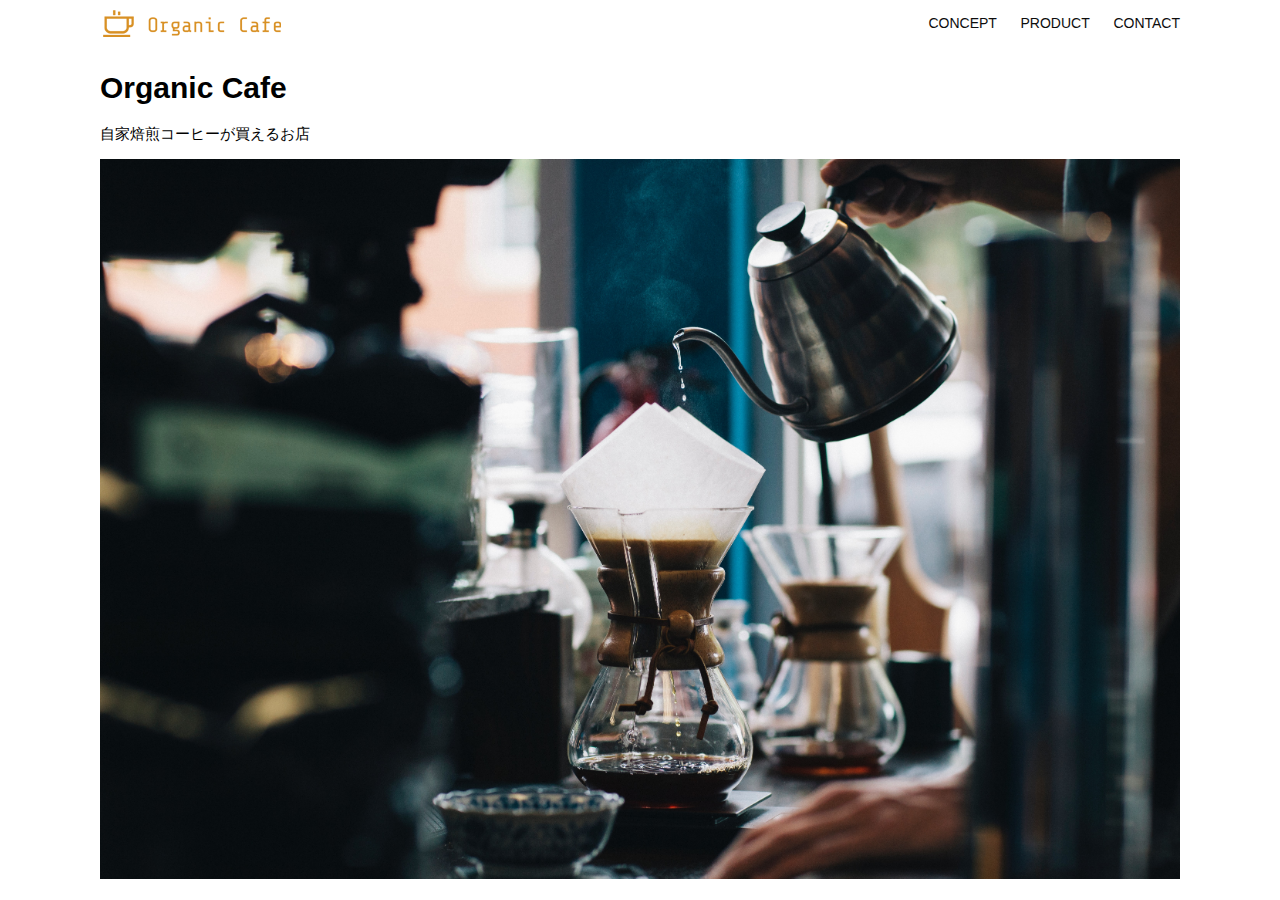
<file: html-css-kadai_013/index.html>
<!DOCTYPE html>
<html>
  <head>
    <title>Organic Cafe</title>
    <meta charset="UTF-8" />
    <meta name="description" content="自家焙煎のコーヒーがお家で楽しめるOrganic Cafe"/>
    <meta name="viewport" content="width=device-width, initial-scale=1.0" />
    <link rel="stylesheet" href="style.css" />
  </head>
  <body>
    <!-- ヘッダー -->
    <header>
      <!-- ロゴ -->
      <a href="index.html" id="logo"><img src="images/logo.png" alt="トップページに戻る"/></a>

      <!-- PC用ナビゲーション -->
      <nav id="nav-pc">
        <a href="index.html#concept">CONCEPT</a>
        <a href="index.html#product">PRODUCT</a>
        <a href="index.html#contact">CONTACT</a>
      </nav>
                 <!-- スマホ用メニューボタン -->
           <button id="menu-sp" onclick="document.getElementById('nav-sp').style.display = 'block'">
            <img src="images/button-menu.png" alt="ナビゲーションを開く">
          </button>
            <!-- スマホ用ナビゲーション -->
     <nav id="nav-sp">
       <ul>
         <li>
           <img id="close" src="images/button-close.png" alt="ナビゲーションを閉じる" onclick="document.getElementById('nav-sp').style.display = 'none'">
         </li>
         <li>
           <a id="logo-sp" href="index.html" onclick="document.getElementById('nav-sp').style.display = 'none'">
             <img src="images/logo-sp.png" alt="トップページに戻る">
           </a>
         </li>
         <li>
           <a class="menu" href="index.html#concept" onclick="document.getElementById('nav-sp').style.display = 'none'">CONCEPT</a>
         </li>
         <li>
           <a class="menu" href="index.html#product" onclick="document.getElementById('nav-sp').style.display = 'none'">PRODUCT</a>
         </li>
         <li><a class="menu" href="index.html#contact" onclick="document.getElementById('nav-sp').style.display = 'none'">CONTACT</a>
         </li>
       </ul>
     </nav>
    </header>

    <main>
      <article>
        <!-- メインビジュアル -->
        <section id="main-visual">
          <div id="main-message">
            <h1>Organic Cafe</h1>
            <p>自家焙煎コーヒーが買えるお店</p>
          </div>
          <img src="images/main-image.jpg" alt="コーヒーをハンドドリップで淹れる画像"/>
        </section>
      </article>
    </main>
  </body>
</html>
</file>
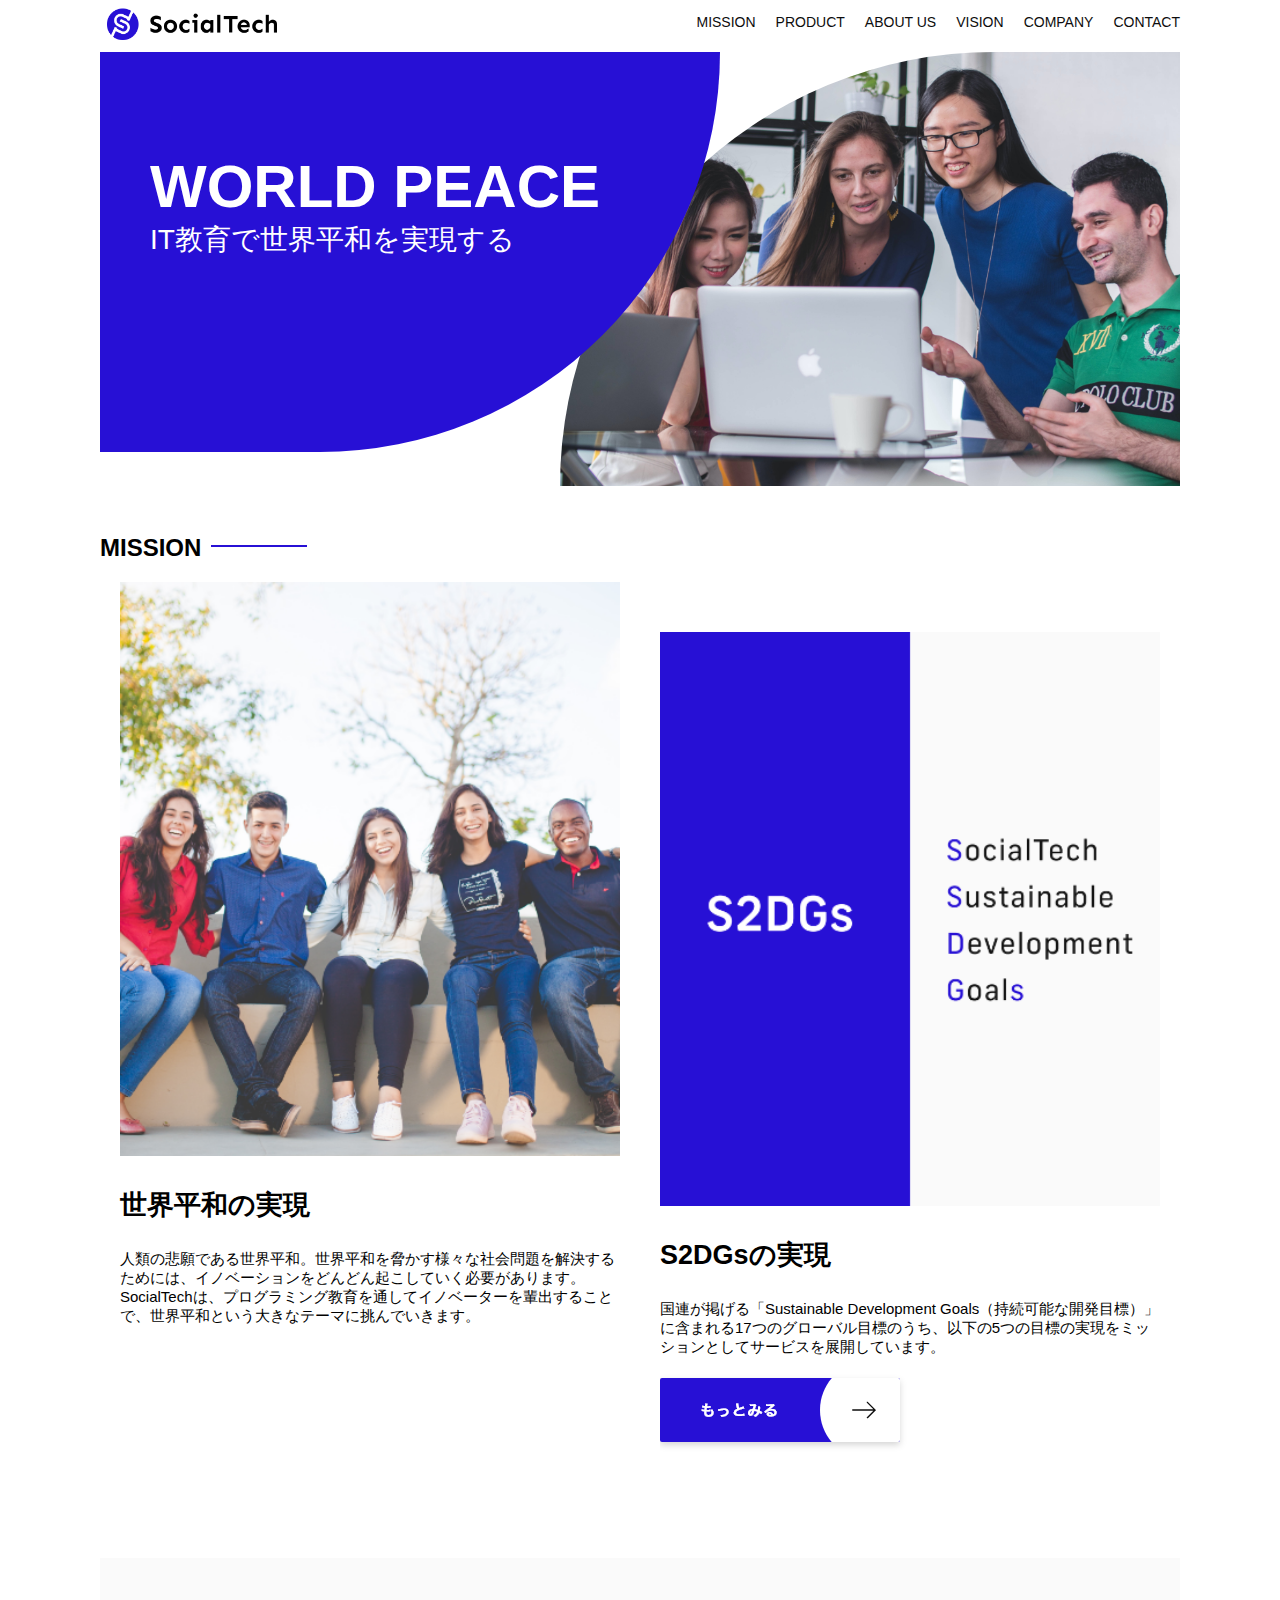
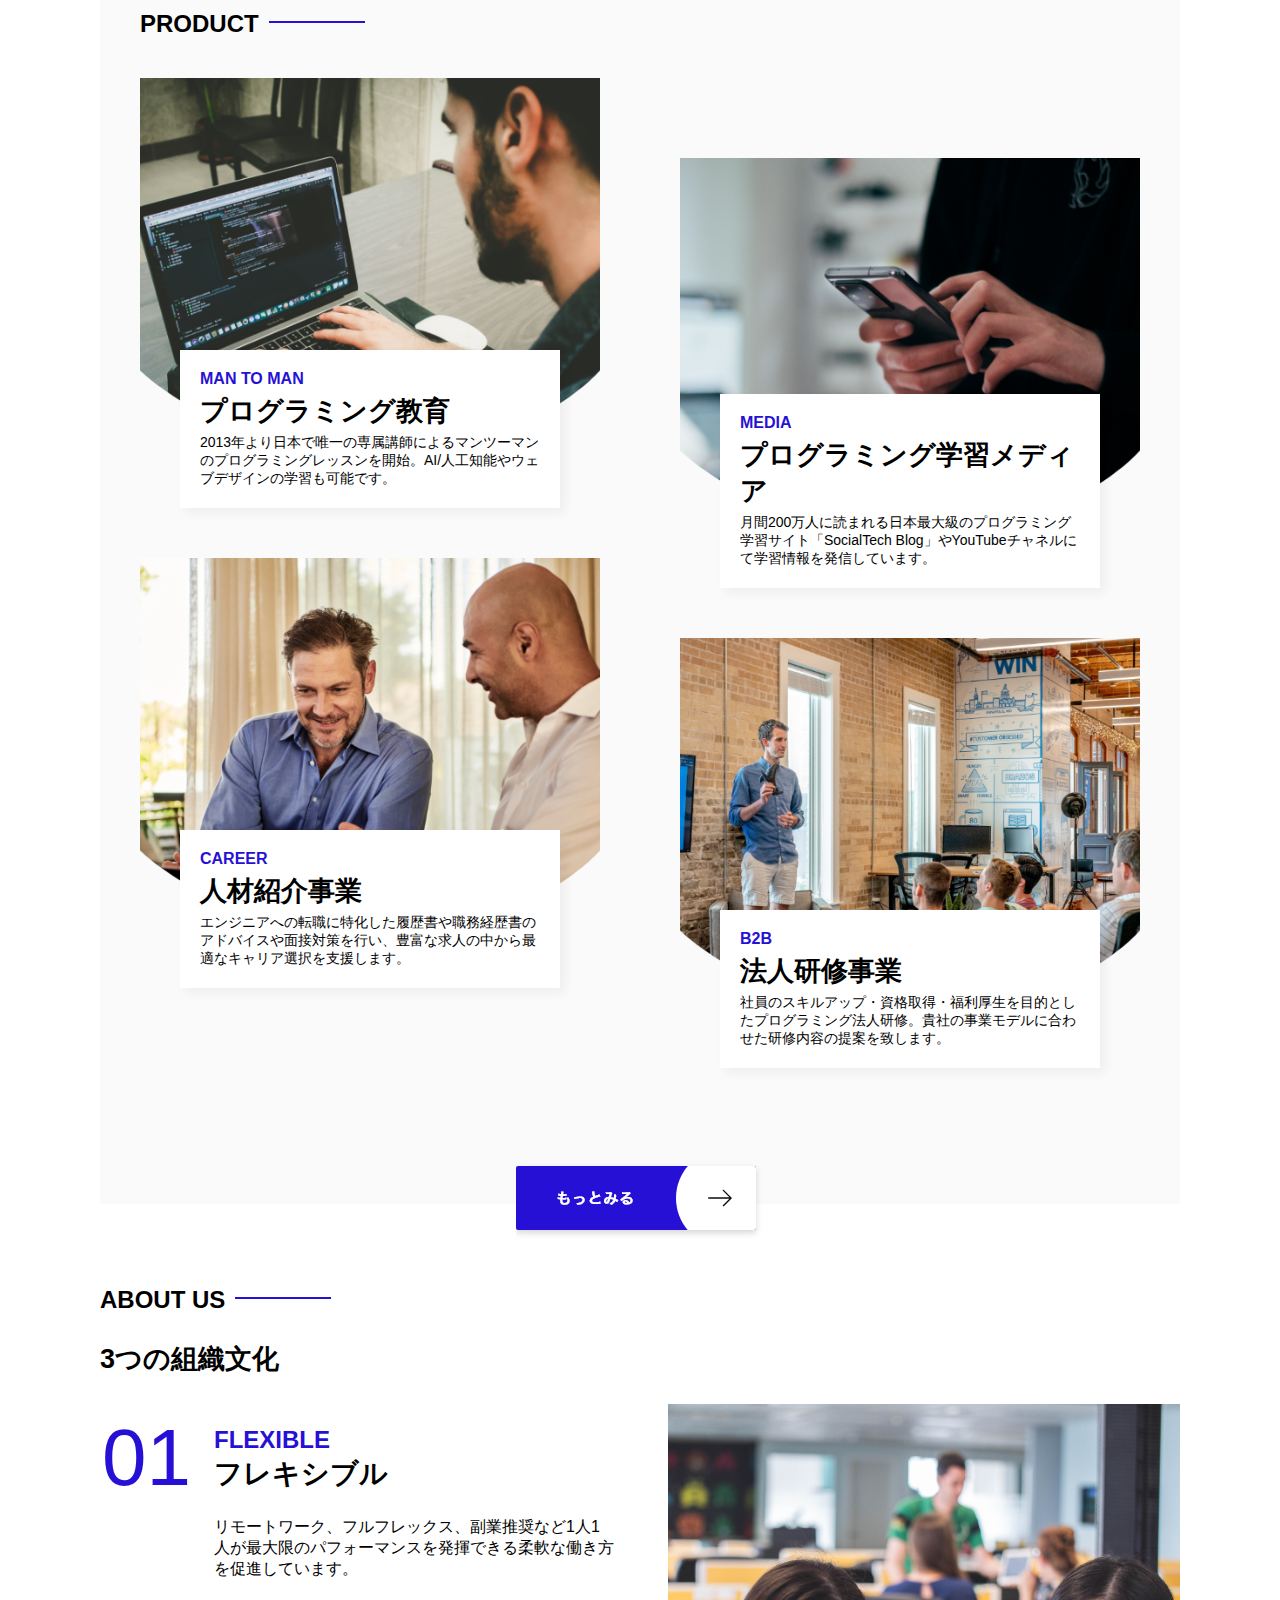
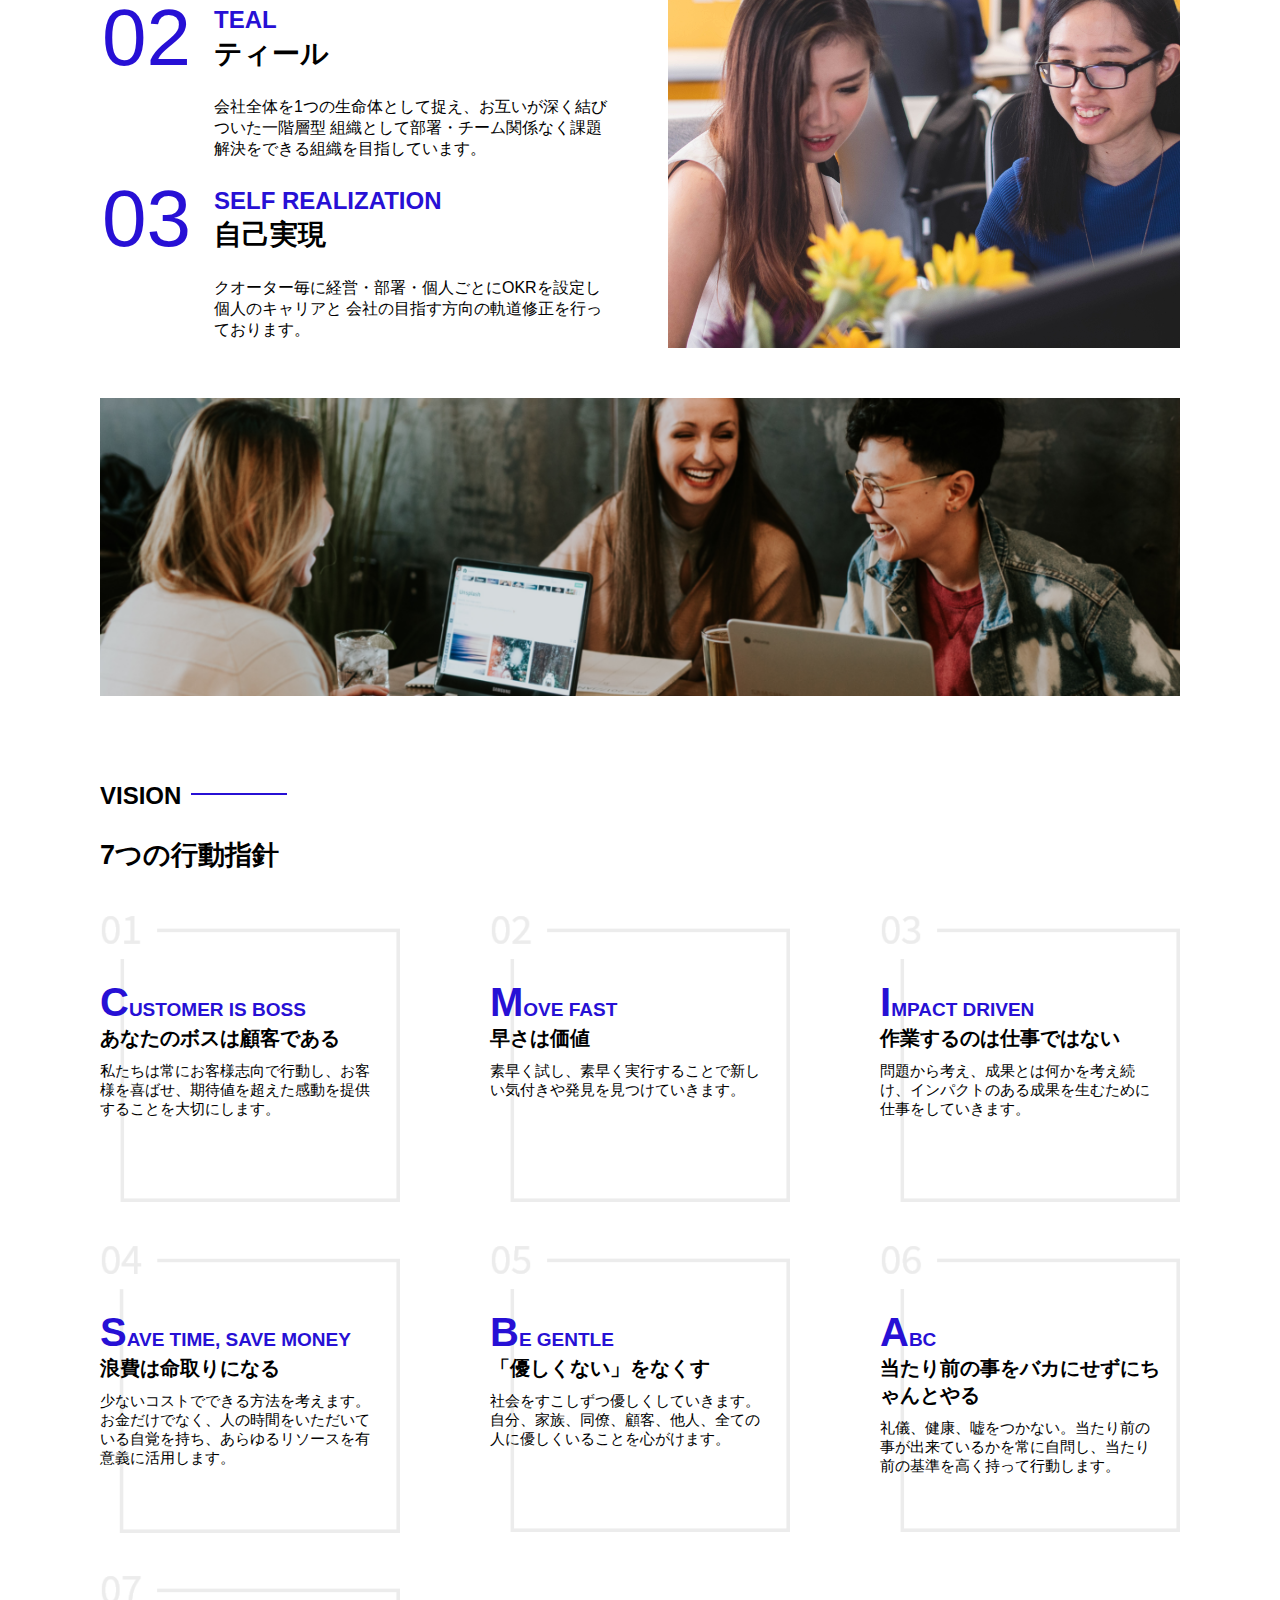
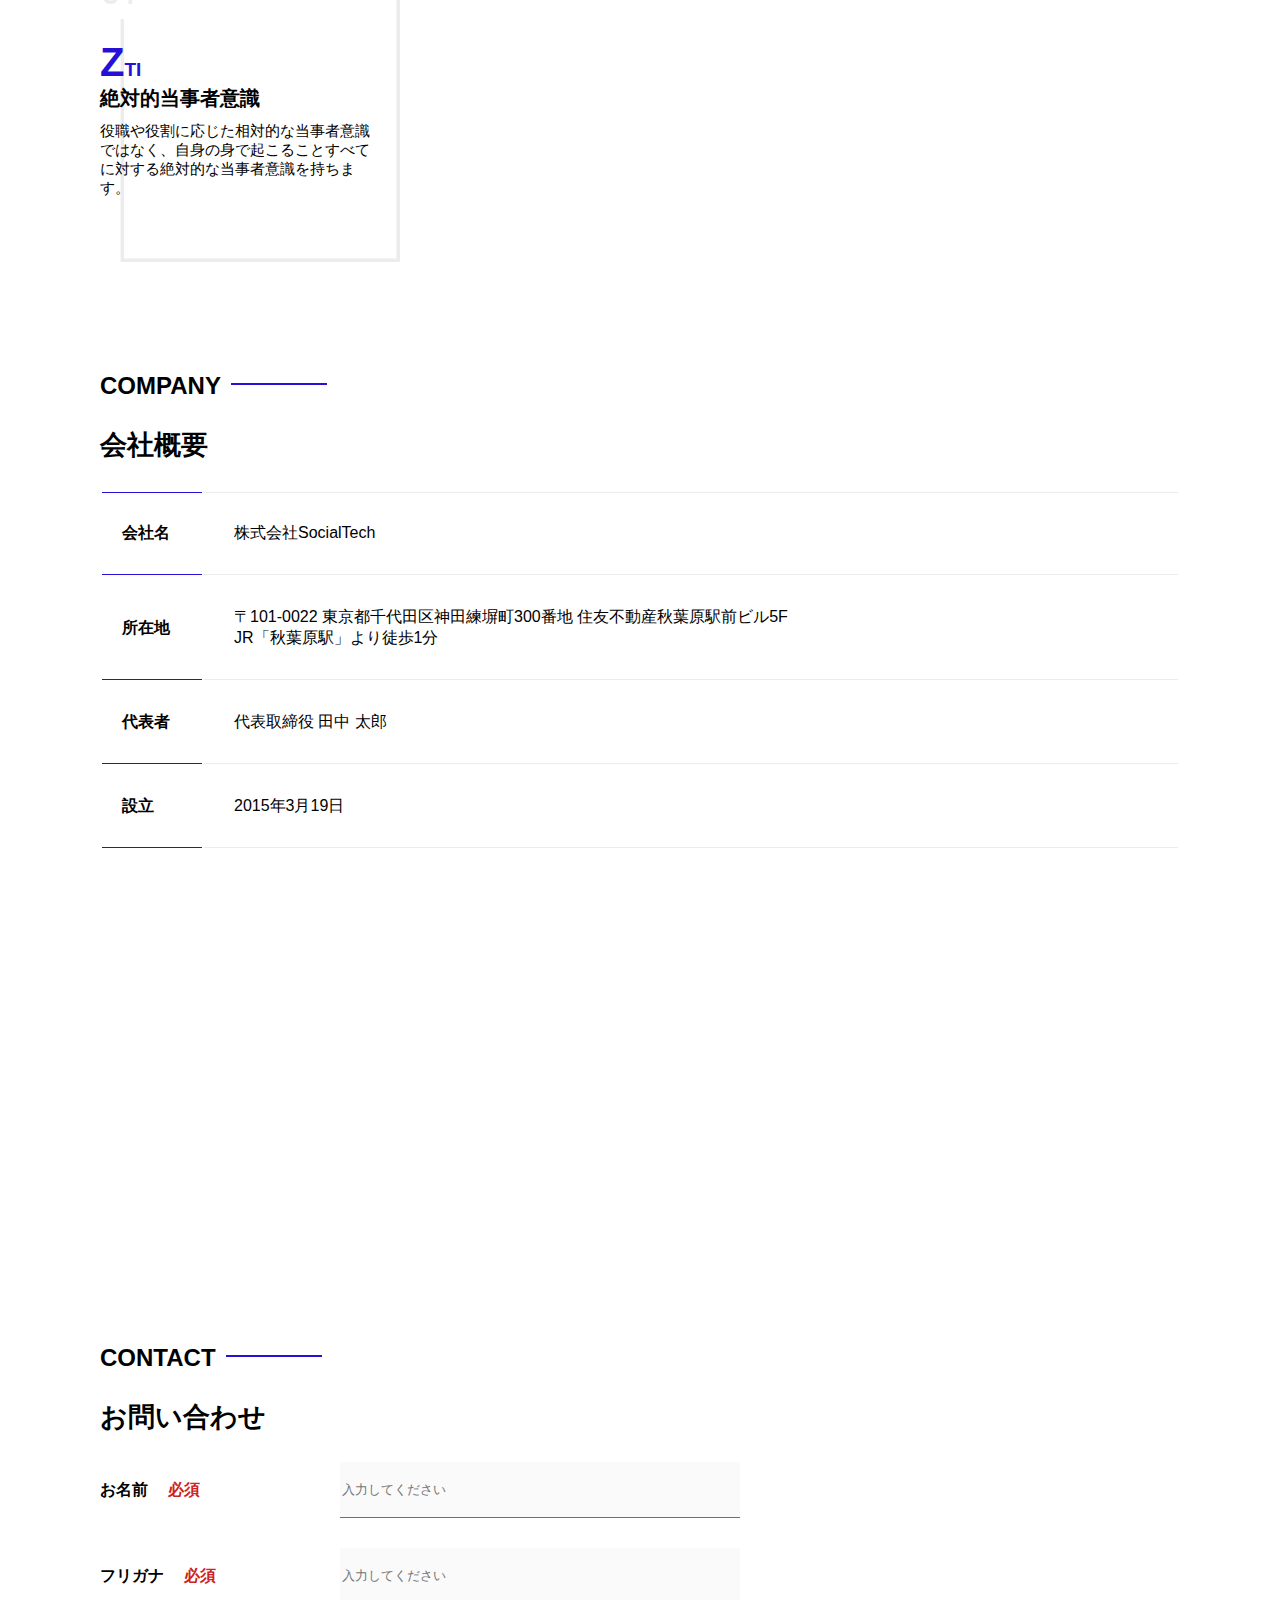
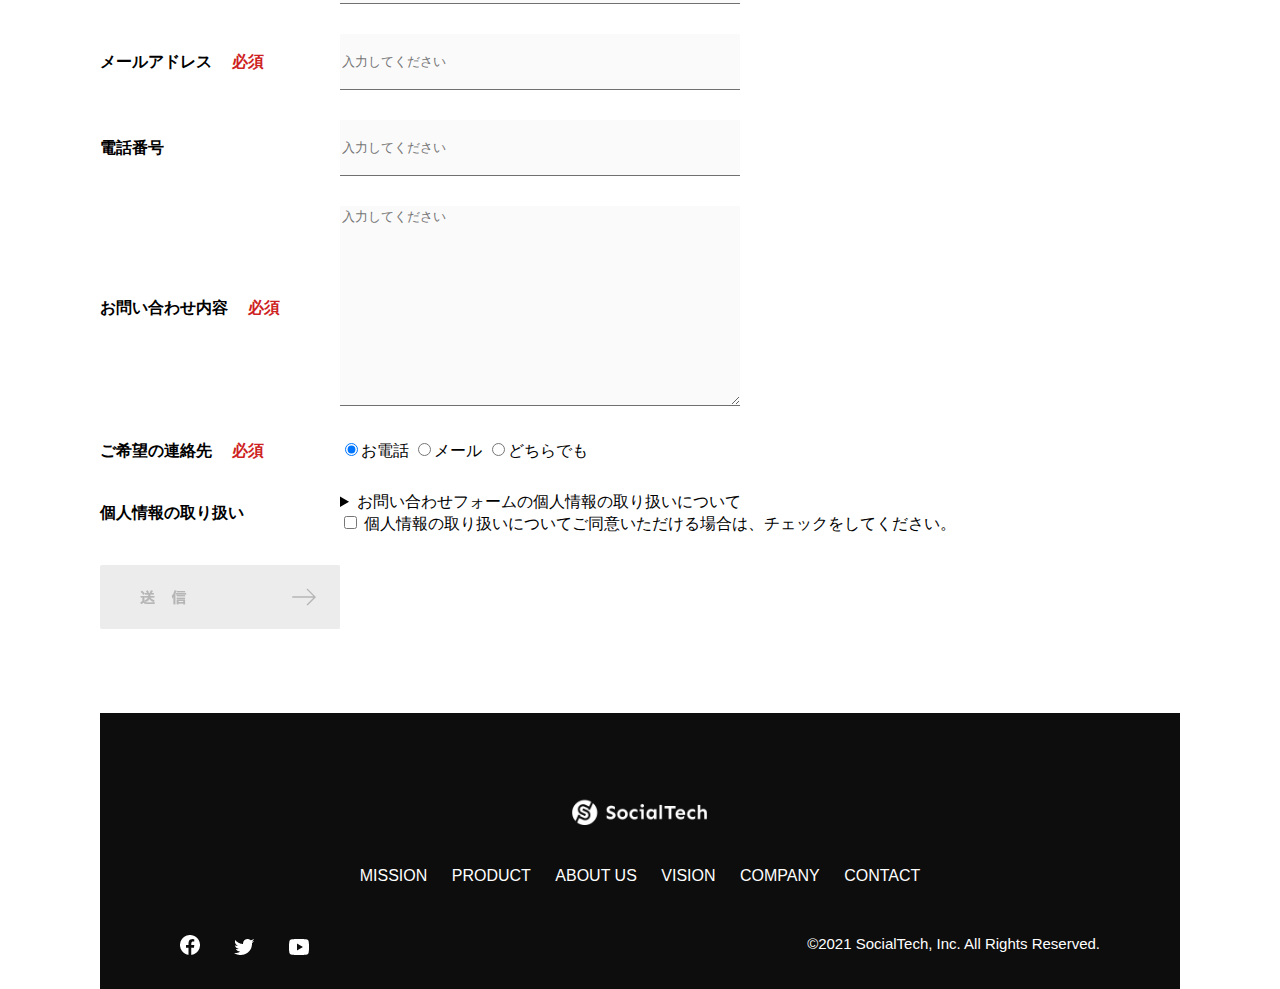
<file: kadai_tutorial_output/index.html>
<!DOCTYPE html>
<html>
<head>
  <title>SocialTech</title>
  <meta charset="UTF-8">
  <meta name="description" content="SocialTechはEdTech業界のリーディングカンパニーを目指します。">
  <meta name="viewport" content="width=device-width, initial-scale=1.0">
  <link rel="stylesheet" href="style.css">
</head>
<body>
 <!-- ヘッダー -->
<header>
        <!-- ロゴ -->
        <a href="index.html" id="logo">
            <img src="images/logo.png" alt="トップページに戻る"></a>
              <!-- PC用ナビゲーション -->
    <nav id="nav-pc">
        <ul>
         <li><a href="mission.html">MISSION</a></li>
         <li><a href="product.html">PRODUCT</a></li>
         <li><a href="index.html#aboutus">ABOUT US</a></li>
         <li><a href="index.html#vision">VISION</a></li>
         <li><a href="index.html#company">COMPANY</a></li>
         <li><a href="index.html#contact">CONTACT</a></li>
        </ul>
    </nav>
           <!-- スマホ用メニューボタン -->
           <button id="menu-sp" onclick="document.getElementById('nav-sp').style.display = 'block'">
            <img src="images/button-menu.png" alt="ナビゲーションを開く">
          </button>
           <!-- スマホ用ナビゲーション -->
           <div id="nav-sp">
             <button id="close" onclick="document.getElementById('nav-sp').style.display = 'none'">
               <img src="images/button-close.png" alt="ナビゲーションを閉じる">
             </button>
     
             <nav>
               <ul>
                 <li>
                   <a id="logo-sp" href="index.html" onclick="document.getElementById('nav-sp').style.display = 'none'"><img src="images/logo-sp.png" alt="トップページに戻る"></a>
                 </li>
                 <li><a class="menu" href="mission.html" onclick="document.getElementById('nav-sp').style.display = 'none'">MISSION</a></li>
                 <li><a class="menu" href="product.html" onclick="document.getElementById('nav-sp').style.display = 'none'">PRODUCT</a></li>
                 <li><a class="menu" href="index.html#aboutus" onclick="document.getElementById('nav-sp').style.display = 'none'">ABOUT US</a></li>
                 <li><a class="menu" href="index.html#vision" onclick="document.getElementById('nav-sp').style.display = 'none'">VISION</a></li>
                 <li><a class="menu" href="index.html#company" onclick="document.getElementById('nav-sp').style.display = 'none'">COMPANY</a></li>
                 <li><a class="menu" href="index.html#contact" onclick="document.getElementById('nav-sp').style.display = 'none'">CONTACT</a></li>
               </ul>
             </nav>
             <div id="sns">
               <a href="https://www.facebook.com/sejuku2013">
                 <img src="images/button-facebook.png" alt="Facebookのリンク">
               </a>
               <a href="https://twitter.com/samuraijuku">
                 <img src="images/button-twitter.png" alt="Twitterのリンク">
               </a>
               <a href="https://www.youtube.com/channel/UCCFOQO5aDK0xXam4cUQXT8g">
                 <img src="images/button-youtube.png" alt="YouTubeのリンク">
               </a>
             </div>
           </div>
</header>

<main>
    <article>
      <section id="main-visual">
        <div id="main-message">
            <h1>WORLD PEACE</h1>
            <p>IT教育で世界平和を実現する</p>
        </div>
        <img src="images/index/index-main.png" alt="PCの周りに集まる多国籍の仲間たち">
      </section>

            <!--ミッション-->
            <section id="mission">
                <h2 class="index-h2">MISSION</h2>
                <div id="mission-flex">
                  <div>
                    <img id="mission-photo" src="images/index/index-mission.png" alt="屋外のベンチで写真を撮影する多国籍の仲間たち">
                    <h3>世界平和の実現</h3>
                    <p>
                      人類の悲願である世界平和。世界平和を脅かす様々な社会問題を解決するためには、イノベーションをどんどん起こしていく必要があります。SocialTechは、プログラミング教育を通してイノベーターを輩出することで、世界平和という大きなテーマに挑んでいきます。
                    </p>
                  </div>
                  <div>
                  <img id="s2dgs" src="images/index/s2dgs.png" alt="S2DGs">
                  <h3>S2DGsの実現</h3>
                  <p>国連が掲げる「Sustainable Development Goals（持続可能な開発目標）」に含まれる17つのグローバル目標のうち、以下の5つの目標の実現をミッションとしてサービスを展開しています。</p>
                  <a href="mission.html">
                    <img src="images/button-more.png" alt="もっとみる">
                  </a>
                  </div>
                </div>
              </section>
            <!-- プロダクト -->
      <section id="product">
        <h2 class="index-h2">PRODUCT</h2>
         <div class="product-flex">
          <div id="product-left">
            <div>
                <img class="product-photo" src="images/index/index-mantoman.png" alt="PCでコードを書く男性">
                <div class="product-explain">
                  <span>MAN TO MAN</span>
                  <h3>プログラミング教育</h3>
                  <p>2013年より日本で唯一の専属講師によるマンツーマンのプログラミングレッスンを開始。AI/人工知能やウェブデザインの学習も可能です。</p>
                </div>
              </div>
              <div>
                <img class="product-photo" src="images/index/index-career.png" alt="笑顔で話し合う2人の男性">
                <div class="product-explain">
                  <span>CAREER</span>
                  <h3>人材紹介事業</h3>
                  <p>エンジニアへの転職に特化した履歴書や職務経歴書のアドバイスや面接対策を行い、豊富な求人の中から最適なキャリア選択を支援します。</p>
                </div>
              </div>
          </div>
          <div id="product-right">
            <div>
                <img class="product-photo" src="images/index/index-media.png" alt="スマートフォンを操作する人">
                <div class="product-explain">
                  <span>MEDIA</span>
                  <h3>プログラミング学習メディア</h3>
                  <p>月間200万人に読まれる日本最大級のプログラミング学習サイト「SocialTech Blog」やYouTubeチャネルにて学習情報を発信しています。</p>
                </div>
              </div>
              <div>
                <img class="product-photo" src="images/index/index-b2b.png" alt="講演中の男性とそれを聴く人々">
                <div class="product-explain">
                  <span>B2B</span>
                  <h3>法人研修事業</h3>
                  <p>社員のスキルアップ・資格取得・福利厚生を目的としたプログラミング法人研修。貴社の事業モデルに合わせた研修内容の提案を致します。</p>
                </div>
              </div>
            </div>
          </div>
          <div id="product-more">
            <a href="product.html">
              <img src="images/button-more.png" alt="もっとみる">
            </a>
          </div>
       </section>
        <!-- ABOUT US -->
        <section id="aboutus">
         <h2 class="index-h2">ABOUT US</h2>
         <h3>3つの組織文化</h3>
         <div>
      <table class="culture-table">
        <tr>
          <td class="culture-num">01</td>
          <th><span class="culture-en">FLEXIBLE</span><br>フレキシブル</th>
        </tr>
        <tr>
          <td>
            <!--空のセル-->
          </td>
          <td class="culture-description">リモートワーク、フルフレックス、副業推奨など1人1人が最大限のパフォーマンスを発揮できる柔軟な働き方を促進しています。</td>
        </tr>
        <tr>
          <td class="culture-num">02</td>
          <th><span class="culture-en">TEAL</span><br>ティール</th>
        </tr>
        <tr>
          <td>
            <!--空のセル-->
          </td>
          <td class="culture-description">会社全体を1つの生命体として捉え、お互いが深く結びついた一階層型 組織として部署・チーム関係なく課題解決をできる組織を目指しています。</td>
        </tr>
        <tr>
          <td class="culture-num">03</td>
          <th><span class="culture-en">SELF REALIZATION</span><br>自己実現</th>
        </tr>
        <tr>
          <td>
            <!--空のセル-->
          </td>
          <td class="culture-description">クオーター毎に経営・部署・個人ごとにOKRを設定し個人のキャリアと 会社の目指す方向の軌道修正を行っております。</td>
        </tr>
      </table>
      <img class="culture-img" src="images/index/index-aboutus1.png" alt="笑顔で話し合う2人の女性">
    </div>
    <img class="culture-img2" src="images/index/index-aboutus2.png" alt="笑顔で話し合う3人の男女">
  </section>
        <!-- VISION -->
        <section id="vision">
            <h2 class="index-h2">VISION</h2>
            <h3>7つの行動指針</h3>
            <div>
              <div class="vision-box">
                <img src="images/index/vision-01.png" alt="01">
                <div>
                  <h4>CUSTOMER IS BOSS</h4>
                  <h5>あなたのボスは顧客である</h5>
                  <p>私たちは常にお客様志向で行動し、お客様を喜ばせ、期待値を超えた感動を提供することを大切にします。</p>
                </div>
              </div>
                <div class="vision-box">
                 <img src="images/index/vision-02.png" alt="02">
                 <div>
                   <h4>MOVE FAST</h4>
                   <h5>早さは価値</h5>
                   <p>素早く試し、素早く実行することで新しい気付きや発見を見つけていきます。</p>
                 </div>
               </div>
               <div class="vision-box">
                 <img src="images/index/vision-03.png" alt="03">
                 <div>
                   <h4>IMPACT DRIVEN</h4>
                   <h5>作業するのは仕事ではない</h5>
                   <p>問題から考え、成果とは何かを考え続け、インパクトのある成果を生むために仕事をしていきます。</p>
                 </div>
               </div>
               <div class="vision-box">
                 <img src="images/index/vision-04.png" alt="04">
                 <div>
                   <h4>SAVE TIME, SAVE MONEY</h4>
                   <h5>浪費は命取りになる</h5>
                   <p>少ないコストでできる方法を考えます。お金だけでなく、人の時間をいただいている自覚を持ち、あらゆるリソースを有意義に活用します。</p>
                 </div>
               </div>
               <div class="vision-box">
                 <img src="images/index/vision-05.png" alt="05">
                 <div>
                   <h4>BE GENTLE</h4>
                   <h5>「優しくない」をなくす</h5>
                   <p>社会をすこしずつ優しくしていきます。自分、家族、同僚、顧客、他人、全ての人に優しくいることを心がけます。</p>
                 </div>
               </div>
               <div class="vision-box">
                 <img src="images/index/vision-06.png" alt="06">
                 <div>
                   <h4>ABC</h4>
                   <h5>当たり前の事をバカにせずにちゃんとやる</h5>
                   <p>礼儀、健康、嘘をつかない。当たり前の事が出来ているかを常に自問し、当たり前の基準を高く持って行動します。</p>
                 </div>
               </div>
               <div class="vision-box">
                 <img src="images/index/vision-07.png" alt="07">
                 <div>
                   <h4>ZTI</h4>
                   <h5>絶対的当事者意識</h5>
                   <p>役職や役割に応じた相対的な当事者意識ではなく、自身の身で起こることすべてに対する絶対的な当事者意識を持ちます。</p>
                 </div>
               </div>
          </div>
        </section>
      <!-- COMPANY -->
      <section id="company">
        <h2 class="index-h2">COMPANY</h2>
        <h3>会社概要</h3>
           <table id="company-table">
             <tr>
               <th class="tableheader tableheader-first">会社名</th>
               <td class="cell cell-first">株式会社SocialTech</td>
             </tr>
             <tr>
               <th class="tableheader">所在地</th>
               <td class="cell">〒101-0022 東京都千代田区神田練塀町300番地 住友不動産秋葉原駅前ビル5F<br>JR「秋葉原駅」より徒歩1分</td>
             </tr>
             <tr>
               <th class="tableheader">代表者</th>
               <td class="cell">代表取締役 田中 太郎</td>
             </tr>
             <tr>
               <th class="tableheader">設立</th>
               <td class="cell">2015年3月19日</td>
             </tr>
           </table>
           <iframe 
           src="https://www.google.com/maps/embed?pb=!1m18!1m12!1m3!1d3240.0688551336807!2d139.7720776771055!3d35.69992317258124!2m3!1f0!2f0!3f0!3m2!1i1024!2i768!4f13.1!3m3!1m2!1s0x60188fee13660e23%3A0x77137876edf742ac!2z5L2P5Y-L5LiN5YuV55Sj56eL6JGJ5Y6f6aeF5YmN44OT44Or!5e0!3m2!1sja!2sjp!4v1704858013291!5m2!1sja!2sjp" 
           style="border: 0" allowfullscreen="" loading="lazy">
           </iframe>
        </section>
              <!-- お問い合わせフォーム -->
      <section id="contact">
        <h2 class="index-h2">CONTACT</h2>
        <h3>お問い合わせ</h3>
        <form>
            <div>
                <div class="contact-heading">
                  <label class="contact-label">お名前<span class="contact-span">必須</span></label>
                </div>
                <div>
                  <input type="text" name="name" placeholder="入力してください" class="contact-textbox">
                </div>
              </div>
              <div>
                <div class="contact-heading">
                  <label class="contact-label">フリガナ<span class="contact-span">必須</span></label>
                </div>
                <div>
                  <input type="text" name="hurigana" placeholder="入力してください" class="contact-textbox">
                </div>
              </div>
              <div>
                <div class="contact-heading">
                  <label class="contact-label">メールアドレス<span class="contact-span">必須</span></label>
                </div>
                <div>
                  <input type="text" name="email" placeholder="入力してください" class="contact-textbox">
                </div>
              </div>
              <div>
                <div class="contact-heading">
                  <label class="contact-label">電話番号</label>
                </div>
                <div>
                  <input type="text" name="tel" placeholder="入力してください" class="contact-textbox">
                </div>
              </div>
              <div>
                <div class="contact-heading">
                  <label class="contact-label">お問い合わせ内容<span class="contact-span">必須</span></label>
                </div>
                <div>
                  <textarea class="contact-textarea" placeholder="入力してください" name="message"></textarea>
                </div>
              </div>
              <div>
                <div class="contact-heading">
                  <label class="contact-label">ご希望の連絡先<span class="contact-span">必須</span></label>
                </div>
                <div>
                  <input class="radiobutton" type="radio" value="tel" name="contact" checked><label>お電話</label>
                  <input class="radiobutton" type="radio" value="mail" name="contact"><label>メール</label>
                  <input class="radiobutton" type="radio" value="both" name="contact"><label>どちらでも</label>
                </div>
              </div>
              <div>
                <div class="contact-heading">
                  <label class="contact-label">個人情報の取り扱い</label>
                </div>
                <div>
                  <details>
                    <summary>お問い合わせフォームの個人情報の取り扱いについて</summary>
                    <div>
                      <dl>
                        <dt>１．組織の名称又は氏名</dt>
                        <dd>株式会社SocialTech</dd>
                        <dt>２．個人情報保護管理者（若しくはその代理人）の氏名又は職名、所属及び連絡先</dt>
                        <dd>
                          <p>鈴木 一郎 コーポレート部</p>
                          <p>メールアドレス：samurai@example.com</p>
                          <p>TEL：03-1234-5678</p>
                        </dd>
                        <dt>３．個人情報の利用目的</dt>
                        <dd>
                          <ul>
                            <li>本サービス及び本サービスに関連する情報の提供又はそれらに関する連絡のため</li>
                            <li>ユーザーの本人確認のため</li>
                            <li>当社サービスのご案内のため</li>
                            <li>当社の商品等の広告または宣伝（電子メールによるものを含むものとします。）</li>
                          </ul>
                        </dd>
                        <dt>４．個人情報の取り扱い業務の委託</dt>
                        <dd>個人情報の取扱業務の全部または一部を外部に業務委託する場合があります。その際、弊社は、個人情報を適切に保護できる管理体制を敷き実行していることを条件として委託先を厳選したうえで、機密保持契約を委託先と締結し、お客様の個人情報を厳密に管理させます。</dd>
                        <dt>５．個人情報の開示等の請求</dt>
                        <dd>
                          お客様は、弊社に対してご自身の個人情報の開示等（利用目的の通知、開示、内容の訂正・追加・削除、利用の停止または消去、第三者への提供の停止）に関して、当社問合わせ窓口に申し出ることができます。<br>
                          その際、弊社はお客様ご本人を確認させていただいたうえで、合理的な期間内に対応いたします。<br>
                          なお、個人情報に関する弊社問合わせ先は、次の通りです。
                        </dd>
                        <dd>
                          <p>株式会社SocialTech　個人情報問合せ窓口</p>
                          <p>〒150-0043　東京都千代田区神田練塀町300番地 住友不動産秋葉原駅前ビル5F</p>
                          <p>メールアドレス：samurai@example.com　TEL：03-1234-5678</p>
                        </dd>
  
                        <dt>６．個人情報を提供されることの任意性について</dt>
                        <dd>お客様がご自身の個人情報を弊社に提供されるか否かは、お客様のご判断によりますが、もしご提供されない場合には、適切なサービスが提供できない場合がありますので予めご了承ください。</dd>
                      </dl>
                    </div>
                  </details>
                  <input type="checkbox" name="agree">
                  <span>個人情報の取り扱いについてご同意いただける場合は、チェックをしてください。</span>
                </div>
              </div>
              <input type="image" src="images/button-submit.png" alt="送信する">
            </form>
          </section>
        </article>
      </main>

      <footer>
        <div id="footer-logo">
          <img src="images/logo-sp.png" alt="SocialTech">
        </div>
        <div id="footer-link">
          <a href="mission.html">MISSION</a>
          <a href="product.html">PRODUCT</a>
          <a href="index.html#aboutus">ABOUT US</a>
          <a href="index.html#vision">VISION</a>
          <a href="index.html#company">COMPANY</a>
          <a href="index.html#contact">CONTACT</a>
        </div>
         <div id="sns-footer">
           <div class="sns-btns">
             <a href="https://www.facebook.com/sejuku2013"><img src="images/button-facebook.png" alt="Facebookのリンク"></a>
             <a href="https://twitter.com/samuraijuku"><img src="images/button-twitter.png" alt="Twitterのリンク"></a>
             <a href="https://www.youtube.com/channel/UCCFOQO5aDK0xXam4cUQXT8g"><img src="images/button-youtube.png" alt="YouTubeのリンク"></a>
           </div>
           <p id="copyright">&copy;2021 SocialTech, Inc. All Rights Reserved.</p>
         </div>
      </footer>
  
    </body>
    
    </html>
</file>
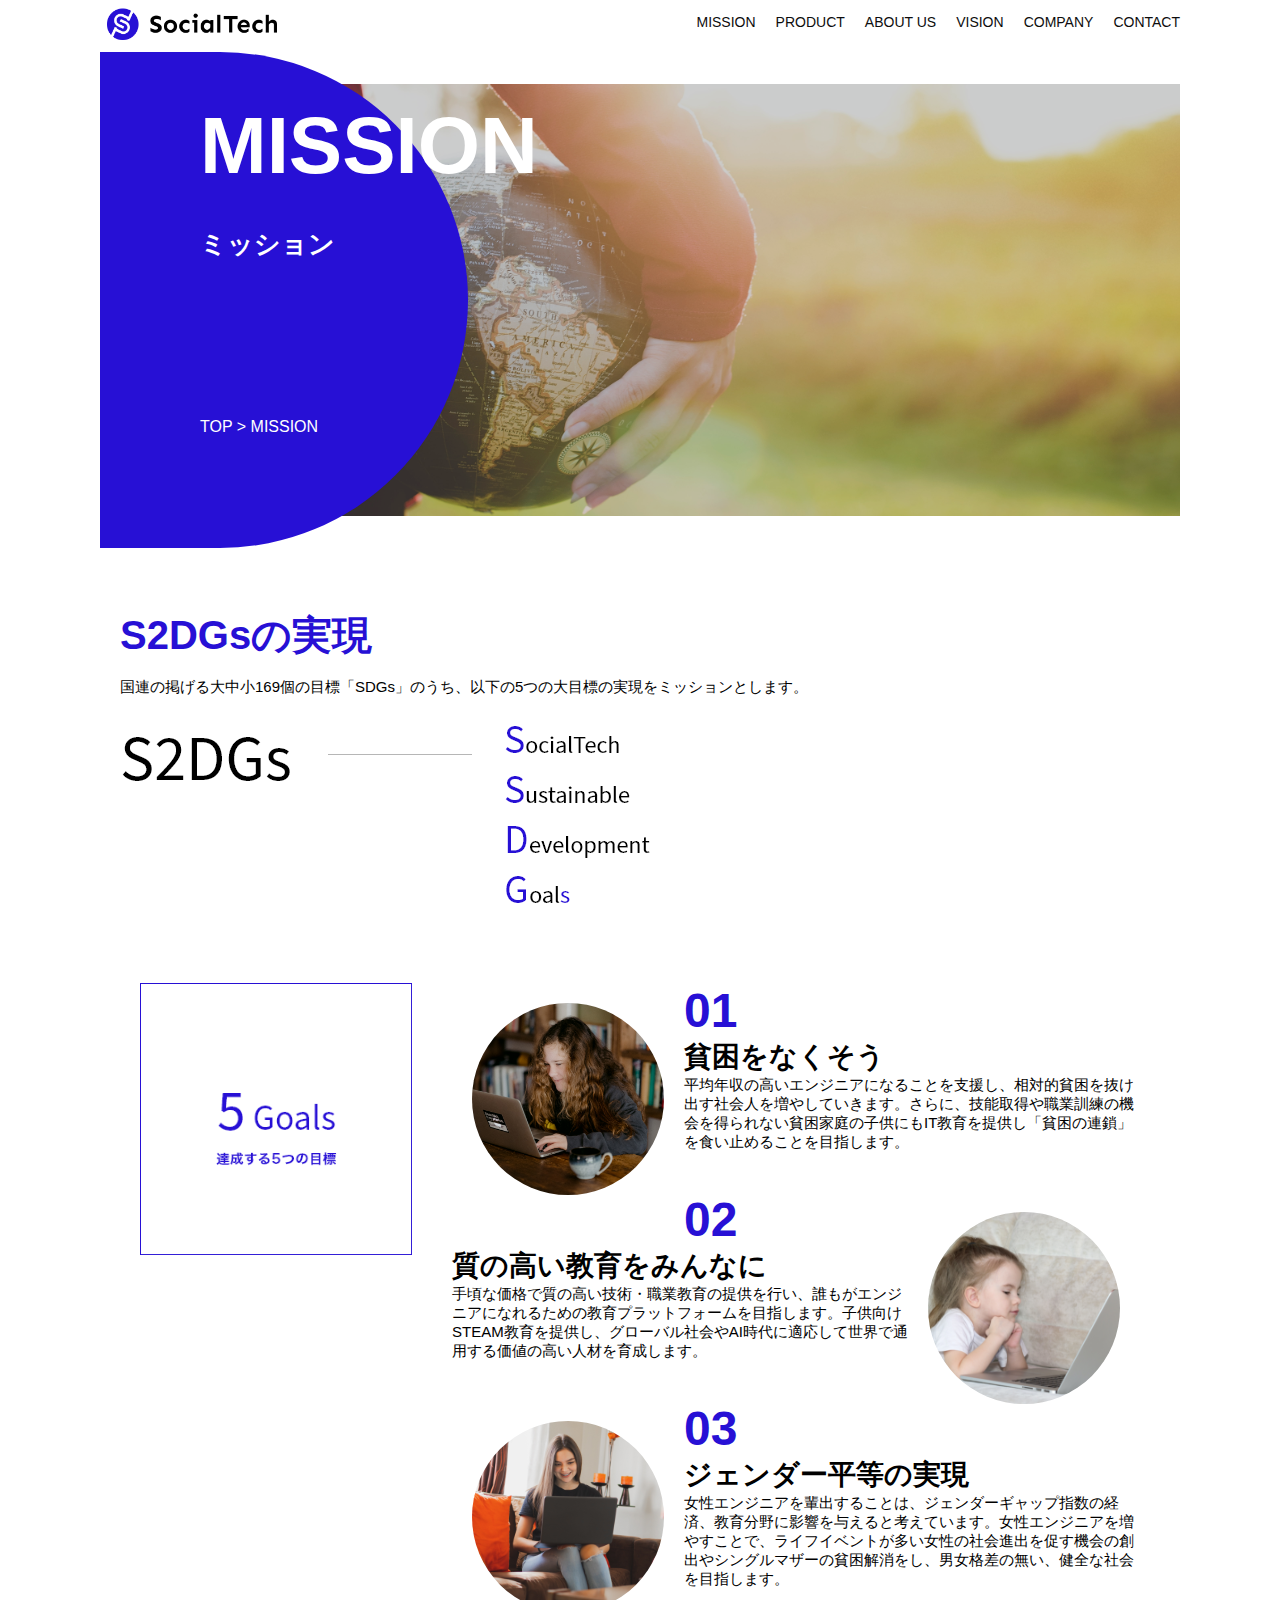
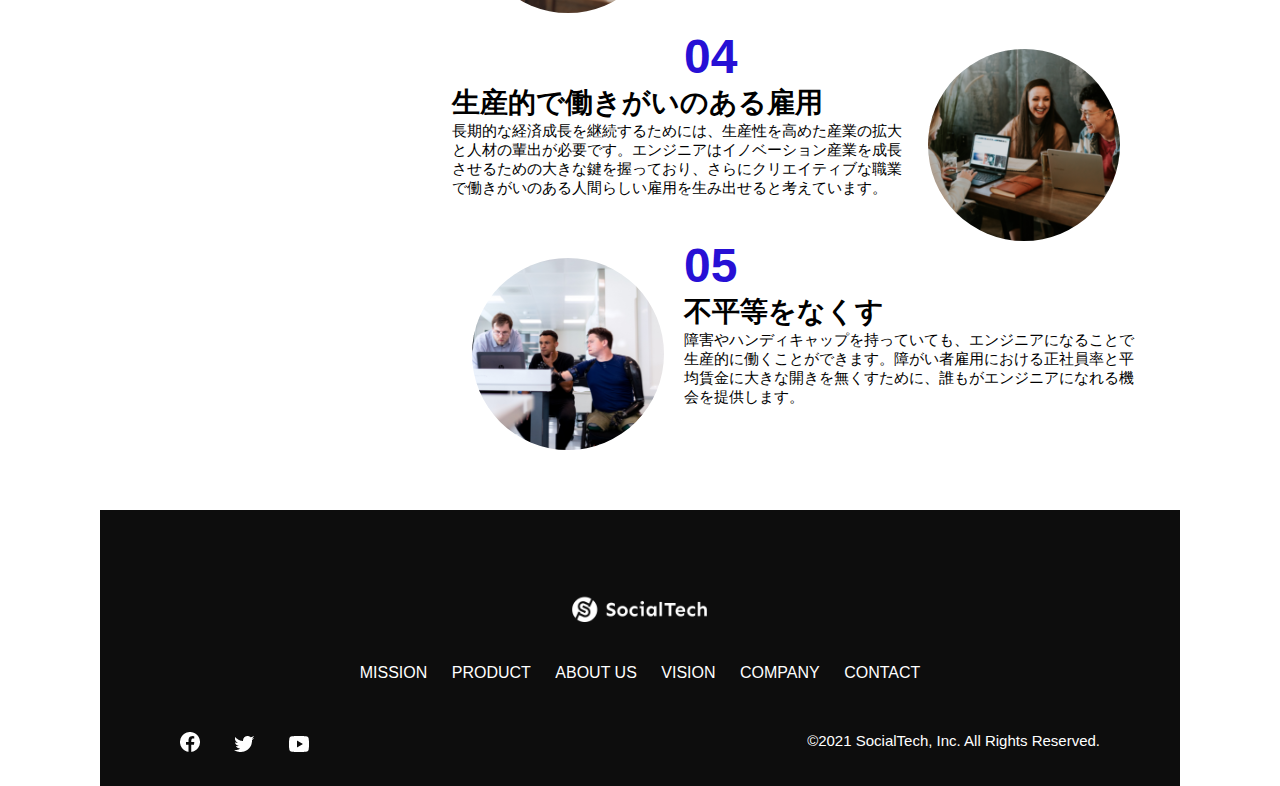
<file: kadai_tutorial_output/mission.html>
<!DOCTYPE html>
<html>
<head>
  <title></title>
  <title>SocialTech - MISSION ミッション -</title>
  <meta charset="UTF-8">
  <meta name="description" content="">
  <meta name="description" content="SocialTechが目指す5つの目標（S2DGs）を紹介します">
  <meta name="viewport" content="width=device-width, initial-scale=1.0">
  <link rel="stylesheet" href="style.css">
</head>
    <!-- ヘッダー -->
    <header>
      <!-- ロゴ -->
      <a href="index.html" id="logo">
        <img src="images/logo.png" alt="トップページに戻る">
      </a>

      <!-- PC用ナビゲーション -->
      <nav id="nav-pc">
        <ul>
          <li><a href="mission.html">MISSION</a></li>
          <li><a href="product.html">PRODUCT</a></li>
          <li><a href="index.html#aboutus">ABOUT US</a></li>
          <li><a href="index.html#vision">VISION</a></li>
          <li><a href="index.html#company">COMPANY</a></li>
          <li><a href="index.html#contact">CONTACT</a></li>
        </ul>
      </nav>

      <!-- スマホ用メニューボタン -->
      <button id="menu-sp" onclick="document.getElementById('nav-sp').style.display = 'block'">
        <img src="images/button-menu.png" alt="ナビゲーションを開く">
      </button>

      <!-- スマホ用ナビゲーション -->
      <div id="nav-sp">
        <button id="close" onclick="document.getElementById('nav-sp').style.display = 'none'">
          <img src="images/button-close.png" alt="ナビゲーションを閉じる">
        </button>

        <nav>
          <ul>
            <li>
              <a id="logo-sp" href="index.html" onclick="document.getElementById('nav-sp').style.display = 'none'"><img src="images/logo-sp.png" alt="トップページに戻る"></a>
            </li>
            <li><a class="menu" href="mission.html" onclick="document.getElementById('nav-sp').style.display = 'none'">MISSION</a></li>
            <li><a class="menu" href="product.html" onclick="document.getElementById('nav-sp').style.display = 'none'">PRODUCT</a></li>
            <li><a class="menu" href="index.html#aboutus" onclick="document.getElementById('nav-sp').style.display = 'none'">ABOUT US</a></li>
            <li><a class="menu" href="index.html#vision" onclick="document.getElementById('nav-sp').style.display = 'none'">VISION</a></li>
            <li><a class="menu" href="index.html#company" onclick="document.getElementById('nav-sp').style.display = 'none'">COMPANY</a></li>
            <li><a class="menu" href="index.html#contact" onclick="document.getElementById('nav-sp').style.display = 'none'">CONTACT</a></li>
          </ul>
        </nav>
        <div id="sns">
          <a href="https://www.facebook.com/sejuku2013">
            <img src="images/button-facebook.png" alt="Facebookのリンク">
          </a>
          <a href="https://twitter.com/samuraijuku">
            <img src="images/button-twitter.png" alt="Twitterのリンク">
          </a>
          <a href="https://www.youtube.com/channel/UCCFOQO5aDK0xXam4cUQXT8g">
            <img src="images/button-youtube.png" alt="YouTubeのリンク">
          </a>
        </div>
      </div>
    </header>

    <main>
      <article>
        <section id="mission-main">
           <div class="mission-main-inner">
             <div id="mission-title">
               <h1>MISSION<br><span>ミッション</span></h1>
               <p>TOP > MISSION</p>
             </div>
           </div>
         </section>

                 <section id="mission-s2dgs">
            <h2 class="mission-h2">S2DGsの実現</h2>
            <p>国連の掲げる大中小169個の目標「SDGs」のうち、以下の5つの大目標の実現をミッションとします。</p>
            <img src="images/mission/mission-s2dgs.png" alt="S2DGs">
          </section>

                  <section id="mission-five-goals">
           <div class="five-goals-image">
             <img src="images/mission/mission-5goals.png" alt="5Goals">
           </div>
                     <div class="five-goals-read">
             <div>
               <img class="fivegoals-image-left" src="images/mission/mission-5goals01.png" alt="PCを操作する女の子">
               <span class="fivegoals-number">01</span>
               <h3 class="fivegoals-h3">貧困をなくそう</h3>
               <p class="fivegoals-p">平均年収の高いエンジニアになることを支援し、相対的貧困を抜け出す社会人を増やしていきます。さらに、技能取得や職業訓練の機会を得られない貧困家庭の子供にもIT教育を提供し「貧困の連鎖」を食い止めることを目指します。</p>
             </div>
             <div>
               <img class="fivegoals-image-right" src="images/mission/mission-5goals02.png" alt="PCを見つめる小さい女の子">
               <span class="fivegoals-number">02</span>
               <h3 class="fivegoals-h3">質の高い教育をみんなに</h3>
               <p class="fivegoals-p">手頃な価格で質の高い技術・職業教育の提供を行い、誰もがエンジニアになれるための教育プラットフォームを目指します。子供向けSTEAM教育を提供し、グローバル社会やAI時代に適応して世界で通用する価値の高い人材を育成します。</p>
             </div>
             <div>
               <img class="fivegoals-image-left" src="images/mission/mission-5goals03.png" alt="PCを操作する女性">
               <span class="fivegoals-number">03</span>
               <h3 class="fivegoals-h3">ジェンダー平等の実現</h3>
               <p class="fivegoals-p">女性エンジニアを輩出することは、ジェンダーギャップ指数の経済、教育分野に影響を与えると考えています。女性エンジニアを増やすことで、ライフイベントが多い女性の社会進出を促す機会の創出やシングルマザーの貧困解消をし、男女格差の無い、健全な社会を目指します。</p>
             </div>
             <div>
               <img class="fivegoals-image-right" src="images/mission/mission-5goals04.png" alt="笑顔で話し合う3人の男女">
               <span class="fivegoals-number">04</span>
               <h3 class="fivegoals-h3">生産的で働きがいのある雇用</h3>
               <p class="fivegoals-p">長期的な経済成長を継続するためには、生産性を高めた産業の拡大と人材の輩出が必要です。エンジニアはイノベーション産業を成長させるための大きな鍵を握っており、さらにクリエイティブな職業で働きがいのある人間らしい雇用を生み出せると考えています。</p>
             </div>
             <div>
               <img class="fivegoals-image-left" src="images/mission/mission-5goals05.png" alt="障害を持つ男性が生き生きと働く様子">
               <span class="fivegoals-number">05</span>
               <h3 class="fivegoals-h3">不平等をなくす</h3>
               <p class="fivegoals-p">障害やハンディキャップを持っていても、エンジニアになることで生産的に働くことができます。障がい者雇用における正社員率と平均賃金に大きな開きを無くすために、誰もがエンジニアになれる機会を提供します。</p>
             </div>
           </div>
         </section>

      </article>
    </main>

    <footer>
      <div id="footer-logo">
        <img src="images/logo-sp.png" alt="SocialTech">
      </div>
      <div id="footer-link">
        <a href="mission.html">MISSION</a>
        <a href="product.html">PRODUCT</a>
        <a href="index.html#aboutus">ABOUT US</a>
        <a href="index.html#vision">VISION</a>
        <a href="index.html#company">COMPANY</a>
        <a href="index.html#contact">CONTACT</a>
      </div>
      <div id="sns-footer">
        <div class="sns-btns">
          <a href="https://www.facebook.com/sejuku2013"><img src="images/button-facebook.png" alt="Facebookのリンク"></a>
          <a href="https://twitter.com/samuraijuku"><img src="images/button-twitter.png" alt="Twitterのリンク"></a>
          <a href="https://www.youtube.com/channel/UCCFOQO5aDK0xXam4cUQXT8g"><img src="images/button-youtube.png" alt="YouTubeのリンク"></a>
        </div>
        <p id="copyright">&copy;2021 SocialTech, Inc. All Rights Reserved.</p>
      </div>
    </footer>

  </body>
</html>
</file>
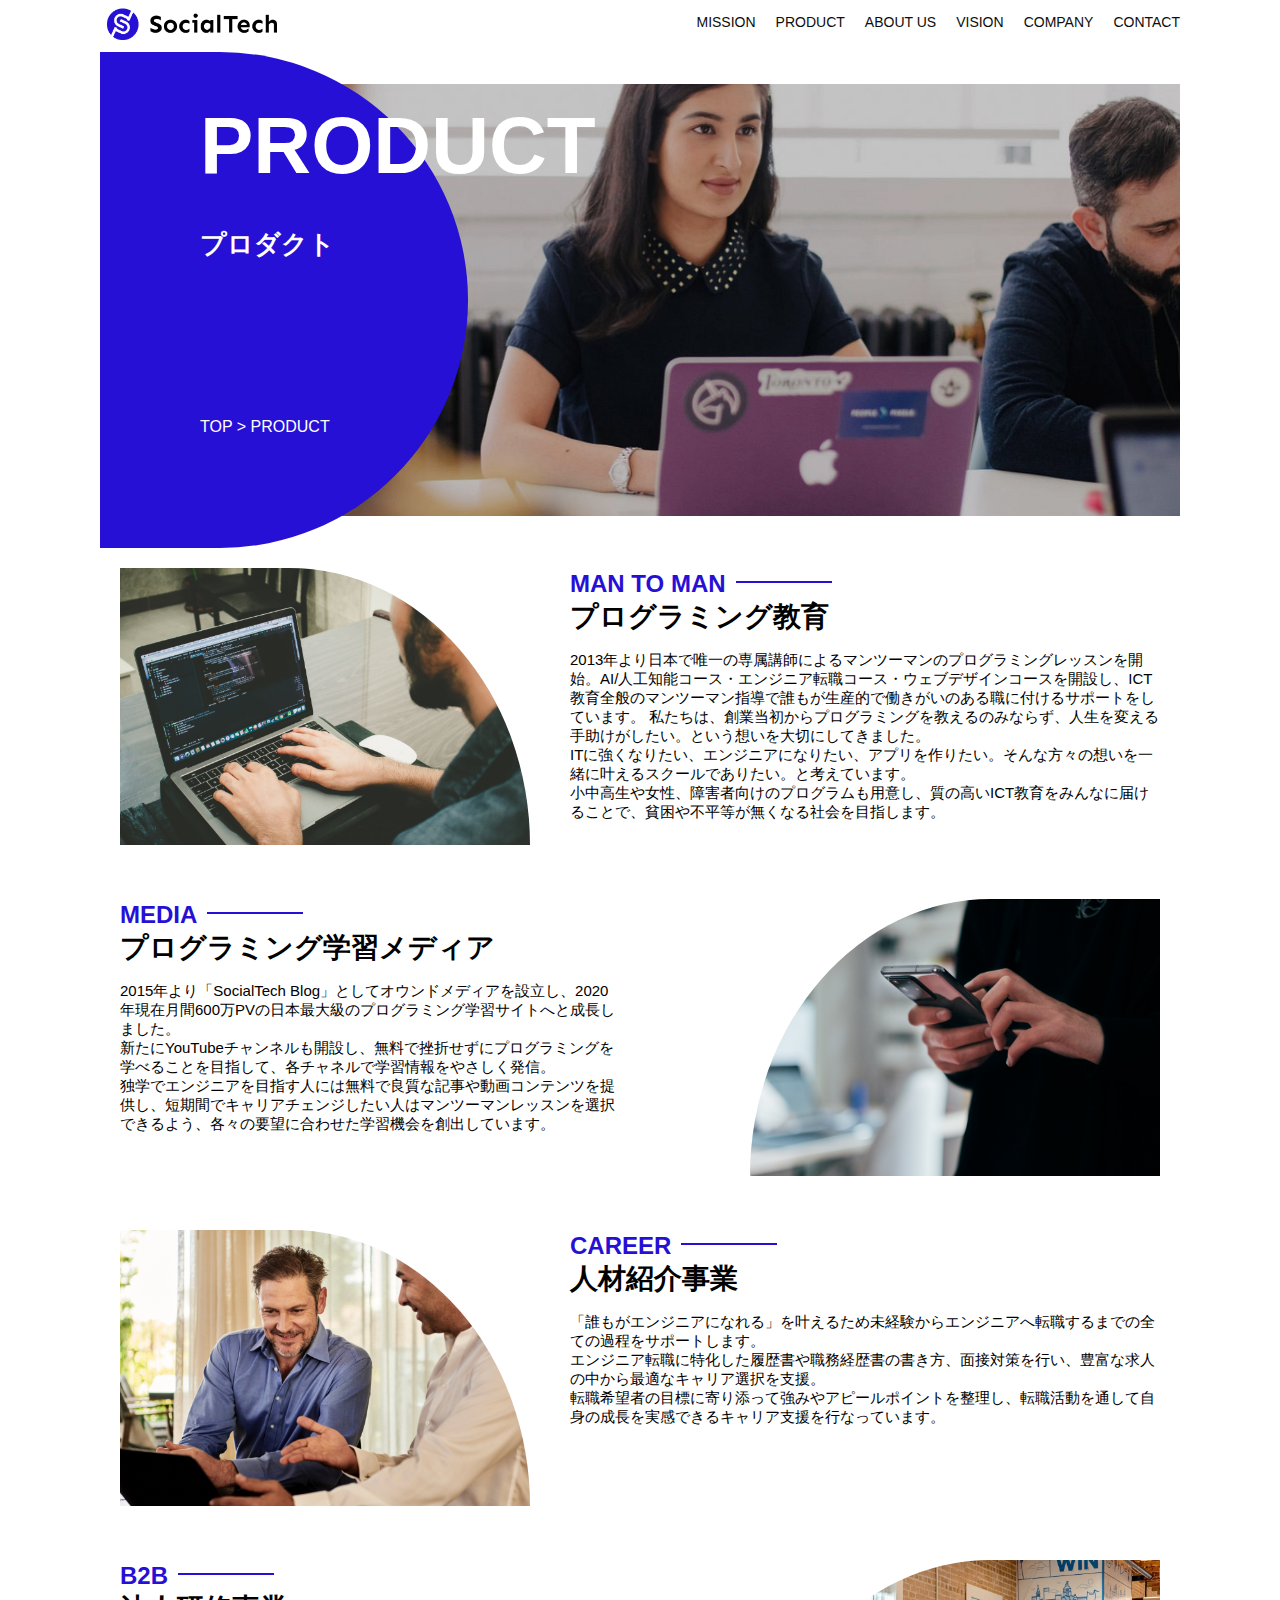
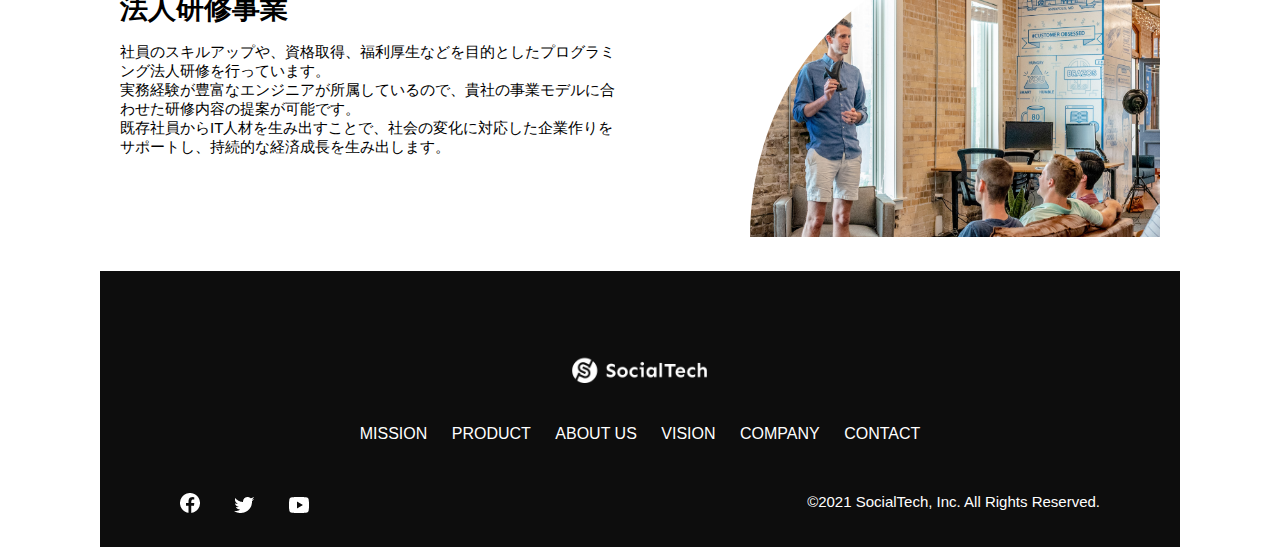
<file: kadai_tutorial_output/product.html>
<!DOCTYPE html>
<html>
  <head>
    <title>SocialTech -PRODUCT プロダクト-</title>
    <meta charset="utf-8">
    <meta name="description" content="SocialTechの4つのプロダクトを紹介します">
    <meta name="viewport" content="width=device-width, initial-scale=1.0">
    <link rel="stylesheet" href="style.css">
  </head>

  <body>
    <!-- ヘッダー -->
    <header>
      <!-- ロゴ -->
      <a href="index.html" id="logo">
        <img src="images/logo.png" alt="トップページに戻る">
      </a>

      <!-- PC用ナビゲーション -->
      <nav id="nav-pc">
        <ul>
          <li><a href="mission.html">MISSION</a></li>
          <li><a href="product.html">PRODUCT</a></li>
          <li><a href="index.html#aboutus">ABOUT US</a></li>
          <li><a href="index.html#vision">VISION</a></li>
          <li><a href="index.html#company">COMPANY</a></li>
          <li><a href="index.html#contact">CONTACT</a></li>
        </ul>
      </nav>

      <!-- スマホ用メニューボタン -->
      <button id="menu-sp" onclick="document.getElementById('nav-sp').style.display = 'block'">
        <img src="images/button-menu.png" alt="ナビゲーションを開く">
      </button>

      <!-- スマホ用ナビゲーション -->
      <div id="nav-sp">
        <button id="close" onclick="document.getElementById('nav-sp').style.display = 'none'">
          <img src="images/button-close.png" alt="ナビゲーションを閉じる">
        </button>

        <nav>
          <ul>
            <li>
              <a id="logo-sp" href="index.html" onclick="document.getElementById('nav-sp').style.display = 'none'"><img src="images/logo-sp.png" alt="トップページに戻る"></a>
            </li>
            <li><a class="menu" href="mission.html" onclick="document.getElementById('nav-sp').style.display = 'none'">MISSION</a></li>
            <li><a class="menu" href="product.html" onclick="document.getElementById('nav-sp').style.display = 'none'">PRODUCT</a></li>
            <li><a class="menu" href="index.html#aboutus" onclick="document.getElementById('nav-sp').style.display = 'none'">ABOUT US</a></li>
            <li><a class="menu" href="index.html#vision" onclick="document.getElementById('nav-sp').style.display = 'none'">VISION</a></li>
            <li><a class="menu" href="index.html#company" onclick="document.getElementById('nav-sp').style.display = 'none'">COMPANY</a></li>
            <li><a class="menu" href="index.html#contact" onclick="document.getElementById('nav-sp').style.display = 'none'">CONTACT</a></li>
          </ul>
        </nav>
        <div id="sns">
          <a href="https://www.facebook.com/sejuku2013">
            <img src="images/button-facebook.png" alt="Facebookのリンク">
          </a>
          <a href="https://twitter.com/samuraijuku">
            <img src="images/button-twitter.png" alt="Twitterのリンク">
          </a>
          <a href="https://www.youtube.com/channel/UCCFOQO5aDK0xXam4cUQXT8g">
            <img src="images/button-youtube.png" alt="YouTubeのリンク">
          </a>
        </div>
      </div>
    </header>

    <main>
      <article>
        <section id="product-main">
          <div class="product-main-inner">
            <div id="product-title">
              <h1>PRODUCT<br><span>プロダクト</span></h1>
              <p>TOP > PRODUCT</p>
            </div>
          </div>
        </section>

        <section class="product-section product-section-left">
          <div class="product-section-img">
            <img src="images/product/product-mantoman.png" alt="PCでコードを書く男性">
          </div>
          <div class="product-read">
            <h2 class="product-h2">MAN TO MAN</h2>
            <h3 class="product-h3">プログラミング教育</h3>
            <p>
              2013年より日本で唯一の専属講師によるマンツーマンのプログラミングレッスンを開始。AI/人工知能コース・エンジニア転職コース・ウェブデザインコースを開設し、ICT教育全般のマンツーマン指導で誰もが生産的で働きがいのある職に付けるサポートをしています。 私たちは、創業当初からプログラミングを教えるのみならず、人生を変える手助けがしたい。という想いを大切にしてきました。<br>ITに強くなりたい、エンジニアになりたい、アプリを作りたい。そんな方々の想いを一緒に叶えるスクールでありたい。と考えています。<br>小中高生や女性、障害者向けのプログラムも用意し、質の高いICT教育をみんなに届けることで、貧困や不平等が無くなる社会を目指します。
            </p>
          </div>
        </section>

        <section class="product-section product-section-right">
          <div class="product-read">
            <h2 class="product-h2">MEDIA</h2>
            <h3 class="product-h3">プログラミング学習メディア</h3>
            <p>2015年より「SocialTech Blog」としてオウンドメディアを設立し、2020年現在月間600万PVの日本最大級のプログラミング学習サイトへと成長しました。<br>新たにYouTubeチャンネルも開設し、無料で挫折せずにプログラミングを学べることを目指して、各チャネルで学習情報をやさしく発信。<br>独学でエンジニアを目指す人には無料で良質な記事や動画コンテンツを提供し、短期間でキャリアチェンジしたい人はマンツーマンレッスンを選択できるよう、各々の要望に合わせた学習機会を創出しています。</p>
          </div>
          <div class="product-section-img">
            <img src="images/product/product-media.png" alt="スマートフォンを操作する人">
          </div>
        </section>

        <section class="product-section product-section-left">
          <div class="product-section-img">
            <img src="images/product/product-career.png" alt="笑顔で話し合う2人の男性">
          </div>
          <div class="product-read">
            <h2 class="product-h2">CAREER</h2>
            <h3 class="product-h3">人材紹介事業</h3>
            <p>「誰もがエンジニアになれる」を叶えるため未経験からエンジニアへ転職するまでの全ての過程をサポートします。<br>エンジニア転職に特化した履歴書や職務経歴書の書き方、面接対策を行い、豊富な求人の中から最適なキャリア選択を支援。<br>転職希望者の目標に寄り添って強みやアピールポイントを整理し、転職活動を通して自身の成長を実感できるキャリア支援を行なっています。<br></p>
          </div>
        </section>

        <section class="product-section product-section-right">
          <div class="product-read">
            <h2 class="product-h2">B2B</h2>
            <h3 class="product-h3">法人研修事業</h3>
            <p>社員のスキルアップや、資格取得、福利厚生などを目的としたプログラミング法人研修を行っています。<br>実務経験が豊富なエンジニアが所属しているので、貴社の事業モデルに合わせた研修内容の提案が可能です。<br>既存社員からIT人材を生み出すことで、社会の変化に対応した企業作りをサポートし、持続的な経済成長を生み出します。</p>
          </div>
          <div class="product-section-img">
            <img src="images/product/product-b2b.png" alt="講演中の男性とそれを聴く人々">
          </div>
        </section>
      </article>
    </main>

    <footer>
      <div id="footer-logo">
        <img src="images/logo-sp.png" alt="SocialTech">
      </div>
      <div id="footer-link">
        <a href="mission.html">MISSION</a>
        <a href="product.html">PRODUCT</a>
        <a href="index.html#aboutus">ABOUT US</a>
        <a href="index.html#vision">VISION</a>
        <a href="index.html#company">COMPANY</a>
        <a href="index.html#contact">CONTACT</a>
      </div>
      <div id="sns-footer">
        <div class="sns-btns">
          <a href="https://www.facebook.com/sejuku2013"><img src="images/button-facebook.png" alt="Facebookのリンク"></a>
          <a href="https://twitter.com/samuraijuku"><img src="images/button-twitter.png" alt="Twitterのリンク"></a>
          <a href="https://www.youtube.com/channel/UCCFOQO5aDK0xXam4cUQXT8g"><img src="images/button-youtube.png" alt="YouTubeのリンク"></a>
        </div>
        <p id="copyright">&copy;2021 SocialTech, Inc. All Rights Reserved.</p>
      </div>
    </footer>
    
  </body>
</html>
</file>
<file: html-css-kadai_013/style.css>
/* ===============
   共通スタイル（PC・スマホ両方）
=============== */
body {
  font-family: "Source Sans Pro", "Hiragino Kaku Gothic ProN", Meiryo, Arial, sans-serif;
  font-size: 15px;
  margin: 0;
}

p {
  font-size: 15px;
}

#main-visual > img {
  width: 100%;
}

/* ===============
   PC用スタイル（768px以上）
=============== */
@media screen and (min-width: 768px) {
  body {
    max-width: 1080px;
    min-width: 960px;
    margin: 0 auto;
  }

  header {
    display: flex;
    justify-content: space-between;
  }

  #nav-pc {
    text-align: right;
    font-size: 14px;
    padding-top: 15px;
  }

  #nav-pc > a {
    text-decoration: none;
    margin-left: 20px;
  }

  #nav-pc > a:link,
  #nav-pc > a:visited,
  #nav-pc > a:active {
    color: #0d0d0d;
  }

  #nav-pc > a:hover {
    color: #0d0d0d;
    text-decoration: underline;
  }

  /* スマホ用メニュー非表示（PC時） */
  #menu-sp,
  #nav-sp {
    display: none;
  }
}

/* ===============
   スマホ用スタイル（767px以下）
=============== */
@media screen and (max-width: 767px) {
  body {
    min-width: 375px;
  }

  #nav-pc {
    display: none;
  }

  #menu-sp {
    float: right;
    padding: 0;
    background: none;
    border: none;
    
}
  #menu-sp img {
  width: 40px;
  height: auto;
}

  #nav-sp {
    background-color: #ce933e;
    position: absolute;
    left: 0;
    top: 0;
    height: 100%;
    width: 100%;
    display: none;
    z-index: 100;
  }

  #close {
    position: absolute;
    top: 20px;
    right: 20px;
    cursor: pointer;
  }

  #nav-sp ul {
    padding-left: 0;
  }

  #nav-sp li {
    list-style: none;
  }

  #logo-sp {
    margin: 80px 0 30px 20px;
  }

  #nav-sp a {
    display: block;
    text-decoration: none;
  }

  #nav-sp a:link,
  #nav-sp a:visited,
  #nav-sp a:active {
    color: #ffffff;
  }

  #nav-sp a:hover {
    color: #ffffff;
    text-decoration: underline;
  }

  #nav-sp .menu {
    margin: 0 20px;
    height: 44px;
    font-size: 16px;
    background-image: url("images/arrow.png");
    background-repeat: no-repeat;
    background-position: right top;
  }
}
</file>
<file: kadai_tutorial_output/style.css>
/* PC、スマホ共通スタイル */
* {
    box-sizing: border-box;
  }
 
 p {
   font-size: 15px;
 }
 
 body {
   max-width: 1080px;
   margin: 0 auto 0 auto;  
   font-family: "Source Sans Pro", "Hiragino Kaku Gothic ProN", Meiryo, Arial, sans-serif;
 }
 
 /* ヘッダー */
 header {
 display: flex;
 justify-content: space-between;
 } 
 
 /* ナビゲーションのレイアウト */
 #nav-pc {
   font-size: 14px;
 }
 
 #nav-pc ul {
   display: flex;
   padding-left: 0;
 }
 
 #nav-pc li {
   list-style: none;
 }
 
 /* ナビゲーションのリンクの装飾設定 */
 #nav-pc a {
   text-decoration: none;
   margin-left: 20px;
   color: #0d0d0d;
 }
 
 #nav-pc a:hover {
   text-decoration: underline;
 }

   /* スマホ用ナビを非表示 */
  #nav-sp,
  #menu-sp {
    display: none;
  }
 
  /* メインビジュアル*/
  #main-visual {
    position: relative;
    height: 400px;
  }

  #main-message{
    position:absolute;
    top:0;
    left:0;
    background-color: #2710d5;
    color:#ffffff;
    border-radius: 0 0 476px 0;
    max-width: 620px;
    height: 100%;
    width: 100%;
    z-index: 11;
  }

  #main-message > h1 {
    font-size: 60px;
    margin: 100px 0 0 50px;
  }
  #main-message >p {
    font-size: 28px;
    margin: 0 0 0 50px;
  }

  #main-visual > img {
    max-width: 620px;
    border-radius: 476px 0 0 0;
    position: absolute;
    top: 0;
    right: 0;
    z-index: 10;
}

 /* 見出し */
 h2 {
    margin: 40px 0 0 0;
  }
  
  h2::after {
    content: url("images/line.png");
    margin-left: 10px;
  }
  
  h3 {
    font-size: 27px;
  }

   /* ミッション */
 #mission {
    margin: 80px auto 80px auto;
  }
  
  #mission-flex {
    display: flex;
  }

  #mission-flex > div {
    width: 50%;
    margin: 20px;
  }
  
  #mission-photo {
    width: 100%;
  }
  
  #s2dgs {
    margin-top: 50px;
    width: 100%;
  }

   /* プロダクト */
 #product {
    background-color: #fafafa;
    margin: 80px 0 80px 0;
    padding: 10px 40px 0px 40px;
  }
  
  /* 外枠 */
  #product .product-flex {
    margin-top: 40px;
    display: flex;
  }
  
  /* 左のカラム */
  #product-left {
    width: 50%;
    margin-right: 20px;
  }
  
  /* 右のカラム */
  #product-right {
    width: 50%;
    margin-left: 20px;
    margin-top: 80px;
  }
  
  /* 画像＋説明の枠 */
  #product-left > div {
    position: relative;
    height: 480px;
    margin-right: 20px;
  }

  #product-right > div {
    position: relative;
    height: 480px;
    margin-left: 20px;
  }

   /* 画像 */
 .product-photo {
    width: 100%;
  }

   /* 説明文の枠 */
 .product-explain {
    background-color: #ffffff;
    position: absolute;
    left: 0;
    bottom: 50px;
    margin: 0 40px 0 40px;
    padding: 20px;
    box-shadow: 5px 5px 10px rgba(0, 0, 0, 0.05);
  }
  
  /* 説明文の英語 */
  .product-explain > span {
    color: #2710d5;
    font-weight: bold;
    font-size: 16px;
    margin: 0;
  }
  
  /* 説明文の見出し */
  .product-explain > h3 {
    margin: 5px 0 5px 0;
  }
  
  /* 説明文 */
  .product-explain > p {
    font-size: 14px;
    margin: 0;
  }
  
  /* もっと見るボタン */
  #product-more {
    text-align: center;
  }
  
  #product-more a {
    position: relative;
    bottom: -42px;
  }

  /* ABOUT US */
 #aboutus {
    margin: 80px auto 80px auto;
  }
  
  /* 3つの組織文化と画像を入れる枠 */
  #aboutus > div {
    display: flex;
  }

/* 画像 */
.culture-img {
    width: 50%;
    align-self: flex-start;
  }
  
  .culture-img2 {
    margin-top: 50px;
    width: 100%;
  }
  
  /* 3つの組織文化の表 */
  .culture-table {
    margin-right: 50px;
  }
  
   /* 番号 */
   .culture-num {
     font-size: 80px;
     color: #2710d5;
     padding: 0 20px 0 0;
   }
  
   /* 見出し */
   .culture-table th {
     text-align: left;
     font-size: 28px;
     font-weight: bold;
   }
  
   /* 組織文化英語 */
   .culture-en {
     color: #2710d5;
     font-size: 24px;
   }
  
   /* 説明文 */
   .culture-description {
     margin: 0;
   }

    /* ビジョン */
 #vision {
    margin: 80px auto 80px auto;
  }
  
  /* セクション内の外枠*/
  #vision > div {
    display: flex;
    justify-content: space-between;
    flex-wrap: wrap;
  }
  
  /*7つの行動指針の枠*/
  .vision-box {
    width: 300px;
    height: 300px;
    margin-bottom: 30px;
    position: relative;
  }

  .vision-box > img {
    width: 100%;
    position: relative;
    z-index: 30;
  }
  
  .vision-box > div {
    position: absolute;
    top: 0;
    left: 0;
    z-index: 31;
    margin-right: 20px;
  }
  
  .vision-box > div > h4 {
    color: #2710d5;
    font-size: 19px;
    margin: 80px 0 0 0;
  }
  
  .vision-box > div > h4::first-letter {
    font-size: 40px;
  }
  
  .vision-box > div > h5 {
    font-size: 20px;
    margin: 0 0 0 0;
  }
  
  .vision-box > div > p {
    margin: 10px 0 0 0;
  }

  /*会社概要*/
#company {
    margin: 80px auto 80px auto;
  }
  
  #company-table {
    width: 100%;
  }
  
  .tableheader {
    text-align: left;
    padding: 20px;
    border-bottom-color: #2710d5;
    border-bottom-width: 1px;
    border-bottom-style: solid;
    width: 100px;
  }
  
  .tableheader-first {
    border-top-color: #2710d5;
    border-top-width: 1px;
    border-top-style: solid;
  }
  
  .cell {
    padding: 30px;
    border-bottom-color: #ececec;
    border-bottom-width: 1px;
    border-bottom-style: solid;
  }
  
  .cell-first {
    border-top-color: #ececec;
    border-top-width: 1px;
    border-top-style: solid;
  }
  
   #company > iframe {
     width: 100%;
     height: 368px;
     margin-top: 40px;
   }

/* お問い合わせ */
#contact {
    margin: 80px auto 80px auto;
  }
  
  /* 外枠 */
  #contact > form > div {
    display: flex;
    flex-direction: row;
    flex-wrap: wrap;
    padding-bottom: 30px;
  }
  
  /* 左列の見出し */
  .contact-heading {
    width: 240px;
    align-self: center;
  }
  /* 見出しのラベル */
  .contact-label {
    font-weight: bold;
  }
  /* 必須 */
  .contact-span {
    color: #ce2222;
    margin: 0 0 0 20px;
    font-weight: bold;
  }
  
  /* テキストボックス */
  .contact-textbox {
    border-top: 0;
    border-left: 0;
    border-right: 0;
    border-bottom-width: 1px;
    border-bottom-color: #707070;
    border-bottom-style: solid;
    background-color: #fafafa;
    width: 400px;
    height: 56px;
  }
  
  /* お問い合わせ内容のテキストエリア */
  .contact-textarea {
    border-top: 0px;
    border-left: 0px;
    border-right: 0px;
    border-bottom-width: 1px;
    border-bottom-color: #707070;
    background-color: #fafafa;
    width: 400px;
    height: 200px;
  }
  
   /* 個人情報の取り扱い */
   #contact dt {
     font-weight: bold;
   }
   
   #contact dd {
     margin: 0 0 16px 0;
   }
   
   #contact dd p {
     margin: 0;
   }
   
   #contact dd ul {
     padding-left: 0;
   }
   
   #contact dd li {
     margin-bottom: 0;
     list-style: none;
   }

   /* フッター */
footer {
    background-color: #0d0d0d;
    text-align: center;
    padding: 80px 80px 30px 80px;
  }
  
  #footer-logo {
    margin-bottom: 30px;
  }
  
  #footer-link {
    margin-bottom: 50px;
  }
  
  #footer-link > a {
    text-decoration: none;
    margin: 10px;
    color: #ffffff;
  }
  
  #footer-link > a:hover {
    text-decoration: underline;
  }
  
   #sns-footer {
     display: flex;
     justify-content: space-between;
     text-align: left;
   }
   
   #sns-footer a {
     margin-right: 30px;
   }
   
   #copyright {
     color: #ffffff;
     margin: 0;
   }

    /* mission.html用スタイル */
 /* ミッションのメインビジュアル */
 .mission-main-inner {
   background-image: url("images/mission/mission-main.png");
   background-repeat: no-repeat;
   background-position-y: center;
 }
 
 #mission-title {
   background-color: #2710d5;
   width: 368px;
   color: #ffffff;
   height: 496px;
   border-radius: 0 248px 248px 0;
   position: relative;
 }
 
 #mission-title h1 {
   position: absolute;
   top: 0;
   left: 100px;
   font-size: 80px;
   line-height: 1;
 }
 
 #mission-title h1 span {
   font-size: 26px;
 }
 
 #mission-title > p {
   position: absolute;
   top: 350px;
   left: 100px;
   font-size: 16px;
 }

  /* ミッションページ　S2DGSの設定 */
 #mission-s2dgs {
   padding: 20px;
 }
 
 .mission-h2 {
   color: #2710d5;
   font-size: 40px;
 }
 
 .mission-h2::after {
   content: none;
 }

  /* ミッションページ　5つのゴールの設定 */
 #mission-five-goals {
   padding: 20px;
   display: flex;
 }
 
 #mission-five-goals .five-goals-image {
   width: 30%;
   padding: 20px;
 }
 
 #mission-five-goals .five-goals-image img {
   width: 100%;
 }
 
 #mission-five-goals .five-goals-read {
   width: 70%;
   padding: 20px;
 }
 
 #mission-five-goals .five-goals-read > div {
   margin-bottom: 40px;
 }
 
 .fivegoals-image-right {
   float: right;
   margin: 20px;
 }
 
 .fivegoals-image-left {
   float: left;
   margin: 20px;
 }
 
 .fivegoals-number {
   color: #2710d5;
   font-size: 48px;
   font-weight: bold;
   margin: 0;
 }
 
 .fivegoals-h3 {
   font-size: 28px;
   margin: 0;
 }
 
 .fivegoals-p {
   margin: 0;
 }

  /* プロダクトページ */
 .product-main-inner {
   background-image: url("images/product/product-main.png");
   background-repeat: no-repeat;
   background-position-y: center;
 }
 
 #product-title {
   background-color: #2710d5;
   width: 368px;
   color: #ffffff;
   height: 496px;
   border-radius: 0 248px 248px 0;
   position: relative;
 }
 
 #product-title h1 {
   position: absolute;
   top: 0;
   left: 100px;
   font-size: 80px;
   line-height: 1;
 }
 
 #product-title h1 span {
   font-size: 26px;
 }
 
 #product-title > p {
   position: absolute;
   top: 350px;
   left: 100px;
   font-size: 16px;
 }

  /* セクション */
 .product-section {
   display: flex;
   padding: 20px 20px 0;
 }
 
 .product-section .product-section-img {
   width: 450px;
 }
 
 /* 左が画像のセクション*/
 .product-section-left .product-section-img img {
   width: 100%;
   padding: 0 40px 30px 0;
   border-radius: 0 432px 0 0;
 }
 
 .product-section-left .product-read {
   width: 50%;
   flex-grow: 1;
 }
 
 .product-section-left .product-read p {
   margin-bottom: 0;
 }
 
 /* 右が画像のセクション*/
 .product-section-right {
   justify-content: space-between;
 }
 
 .product-section-right .product-section-img img {
   width: 100%;
   padding: 0 0 30px 40px;
   border-radius: 432px 0 0 0;
 }
 
 .product-section-right .product-read {
   width: 500px;
 }
 
 .product-h2 {
   color: #2710d5;
   font-size: 24px;
   margin: 0;
 }
 
 .product-h3 {
   font-size: 28px;
   margin: 0;
 }




/*====================
 スマートフォン用のスタイル
=====================*/
@media screen and (max-width: 767px) {
  /* PC用ナビゲーション非表示 */
  #nav-pc {
    display: none;
  }

  /* ハンバーガーメニュー */
  #menu-sp {
    display: block;
    background-color: transparent;
    float: right;
    padding: 0;
    border: none;
  }

  /* スマホ用ナビゲーションの表示切替*/
  /* 初期状態、レイアウトと非表示設定 */
  #nav-sp {
    background-color: #2710d5;
    position: fixed;
    left: 0;
    top: 0;
    height: 100%;
    width: 100%;
    display: none;
    z-index: 100;
  }
  /* ×ボタン */
  #close {
    position: absolute;
    top: 20px;
    right: 20px;
    background-color: transparent;
    border: none;
  }

  #nav-sp nav ul {
    padding-left: 0;
  }

  #nav-sp nav li {
    list-style: none;
  }

  /* ナビゲーションメニュー用ロゴ */
  #logo-sp {
    margin: 80px 0 30px 20px;
  }  
  /* ナビゲーションのリンクの装飾設定 */
  #nav-sp nav a {
    display: block;
    color: #ffffff;
  }

  #nav-sp nav a:hover {
    text-decoration: underline;
  }

  #nav-sp .menu {
    text-decoration: none;
    margin: 0 20px 0 20px;
    height: 44px;
    font-size: 16px;
    background-image: url("images/arrow.png");
    background-repeat: no-repeat;
    background-position: right top;
  }
  #sns {
    position: absolute;
    bottom: 20px;
    left: 20px;
  }

  #sns > a {
    margin-right: 30px;
  }

 /* メインビジュアル */
   #main-visual {
     position: relative;
     height: 470px;
   }
 
   #main-visual > div {
     text-align: center;
     height: 280px;
   }
 
   #main-visual h1 {
     font-size: 28px;
     margin: 90px 0 0 0;
   }
 
   #main-visual > div > p {
     margin: 0;
     font-size: 15px;
   }
 
   #main-visual > img {
     width: 100%;
     border-radius: 476px 0 0 0;
     top: auto;
     bottom: 0;
   }
  /*見出し*/
  h2 {
    margin: 15px 0 15px 0;
  }
  
  h3 {
    font-size: 24px;
    margin: 10px 0 0 0;
  }

  /* ミッション */
   #mission {
     margin: 20px 0 20px 0;
     padding: 0 20px 0 20px;
   }
 
   #mission-flex {
     flex-direction: column;
   }
 
   #mission-flex > div {
   width: 100%;
   margin: 0;
 }

   /* プロダクト */
  #product {
    margin: 0;
    padding: 10px 20px 0 20px;
  }

  /* 外枠 */
  #product .product-flex {
    flex-direction: column;
    margin-top: 0;
  }

  /* 左右のカラム　スマホでは縦並び */
  #product-left,
  #product-right {
    width: 100%;
    margin: 0;
  }

  /*  画像＋説明の枠 */
  #product-left > div,
  #product-right > div {
    height: auto;
    margin: 0;
  }

  /* 説明文の枠 */
  .product-explain {
    position: relative;
    margin: 0;
  }

  .product-explain > h3 {
    margin: 10px 0 10px 0;
    font-size: 24px;
  }

  /* もっと見るボタン */
  #product-more {
    text-align: left;
  }
   /* ABOUT US */
   #aboutus {
     margin: 80px 20px 80px 20px;
   }
 
   #aboutus > div {
     flex-direction: column;
  }
 
   .culture-table th {
     font-size: 16px;
   }
 
   .culture-table {
     margin-right: 0;
     padding-right: 20px;
     order: 2;
   }
 
   .culture-img {
     width: 100%;
     order: 1;
   }
 
   .culture-img2 {
     margin-top: 0;
   }
 
   .culture-num {
     padding: 0;
   }
 
   .culture-description {
     margin: 0;
   }

      /* ビジョン */
   #vision {
     margin: 80px 20px 80px 20px;
   }
 
   .vision-box > img {
     position: absolute;
     top: 0;
     left: 0;
   }
 
   .vision-box > div > h4 {
     margin: 60px 0 0 0;
   }

     /*会社概要*/
   #company {
     margin: 0 20px 0 20px;
   }
 
   #company > h3 {
     margin-bottom: 20px;
   }

  .tableheader {
     width: 50px;
   }
 
   .cell {
     padding: 20px;
   }
 
   #company > iframe {
     height: 240px;
   }

    /* お問い合わせ */
  #contact {
    margin: 80px 20px 80px 20px;
  }

  #contact > h3 {
    margin-bottom: 20px;
  }

  #contact > form > div {
    flex-direction: column;
    margin-bottom: 20px;
  }

  .contact-heading {
    align-self: auto;
    margin-bottom: 20px;
  }

  .contact-textbox {
    min-width: 300px;
    width: 100%;
  }

  .contact-textarea {
    height: 150px;
    width: 100%;
  }

  .radiobutton {
    margin-bottom: 20px;
  }

  /* フッター */
   footer {
     padding: 30px 20px 50px 20px;
     text-align: left;
   }
 
   #footer-link > a {
     margin: 0 20px 30px 0;
     display: block;
     background-image: url("images/arrow.png");
     background-repeat: no-repeat;
     background-position: right top;
   }
 
   #footer-link > a:hover {
     text-decoration: underline;
   }
 
   #sns-footer {
     flex-direction: column;
     justify-content: flex-start;
   }
 
   #copyright {
     font-size: 12px;
     margin-top: 30px;
   }

     /* mission.html用スタイル */
   /* ミッションのメインビジュアル */
   #mission-main {
     height: 256px;
     margin-top: 4%;
     position: relative;
   }
 
   .mission-main-inner {
     height: 80%;
     background-size: cover;
   }
 
   #mission-title {
     width: 136px;
     height: 256px;
     position: absolute;
     top: -10%;
   }
 
   #mission-title h1 {
     left: 20px;
     font-size: 40px;
   }
 
   #mission-title h1 span {
     font-size: 18px;
   }
 
   #mission-title > p {
     top: 180px;
     left: 20px;
     font-size: 13px;
   }

     /* ミッションページ　S2DGSの設定 */
    .mission-h2 {
      font-size: 38px;
      margin: 0px;
    }
  
    .mission-h2::after {
      content: none;
    }
  
    #mission-s2dgs > img {
      width: 100%;
    }

      /* ミッションページ　5つのゴールの設定 */
   #mission-five-goals {
     flex-direction: column;
   }
 
   #mission-five-goals > div {
     padding: 0;
   }
 
   #mission-five-goals .five-goals-image,
   #mission-five-goals .five-goals-read {
     width: 100%;
     padding: 0;
   }
 
   #mission-five-goals .five-goals-read > div {
     display: flex;
     flex-direction: column;
   }
 
   .fivegoals-image-right,
   .fivegoals-image-left {
     align-self: center;
   }

      /* プロダクトページ */
   #product-main {
     height: 256px;
     margin-top: 4%;
     position: relative;
   }
 
   .product-main-inner {
     height: 80%;
     background-size: cover;
   }
 
   #product-title {
     width: 136px;
     height: 256px;
     position: absolute;
     top: -10%;
   }
   
   #product-title h1 {
     left: 20px;
     font-size: 40px;
   }
 
   #product-title h1 span {
     font-size: 18px;
   }
 
   #product-title > p {
     top: 180px;
     left: 20px;
     font-size: 13px;
   }

      /* セクション */
   .product-section {
     flex-direction: column;
   }
 
   .product-section .product-section-img {
     width: 100%;
   }
   
   .product-section .product-section-img img {
     width: 100%;
     padding: 0;
   }
 
   /* 左が画像のセクション*/
   .product-section-left .product-section-img img {
     border-radius: 0 300px 0 0;
   }
 
   .product-section-left .product-read {
     width: 100%;
     flex-grow: 1;
   }
 
   /* 右が画像のセクション*/
   .product-section-right .product-section-img img {
     order: 1;
     border-radius: 300px 0 0 0;
   }
 
   .product-section-right .product-read {
     order: 2;
     width: 100%;
   }


}
</file>
